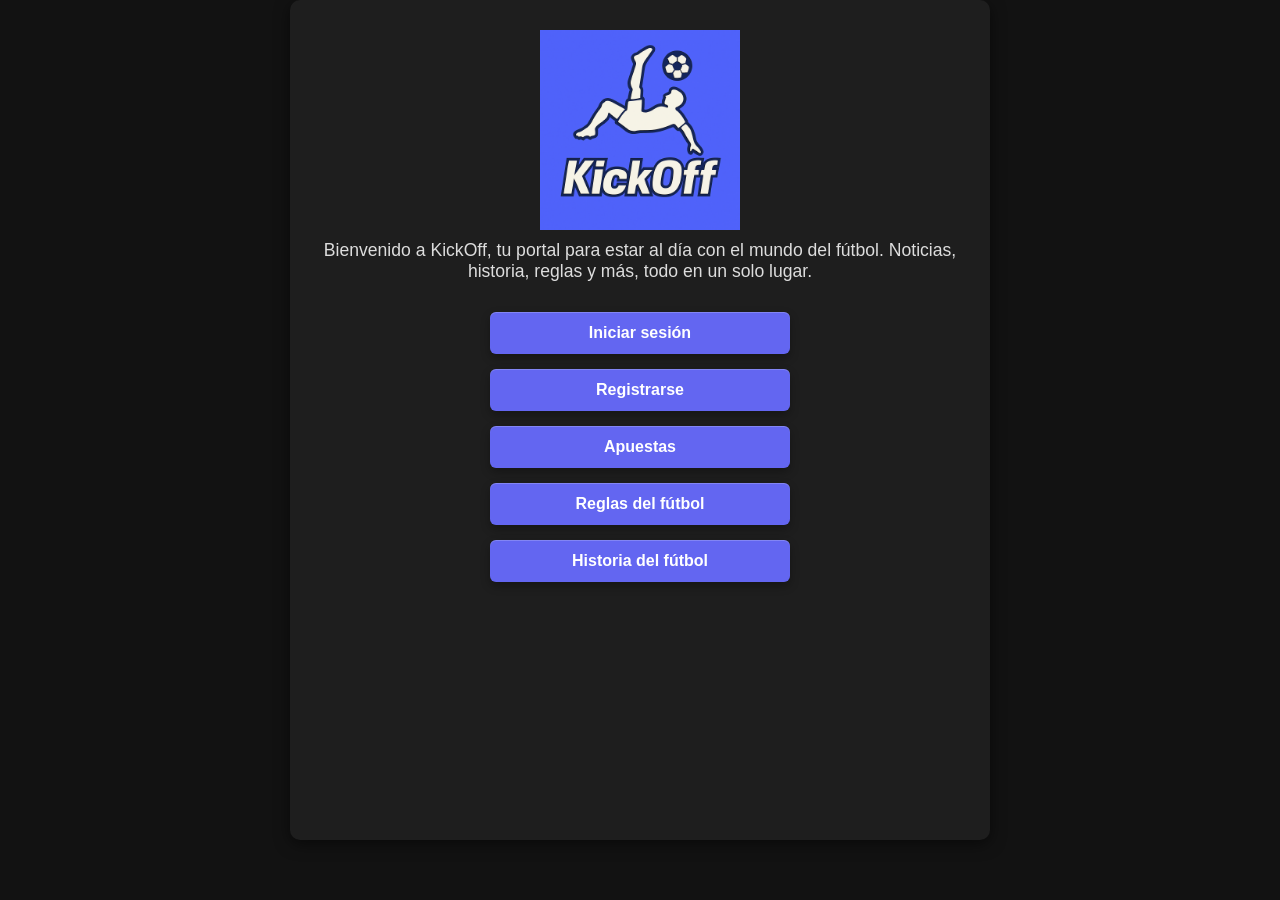
<file: index.html>
<!DOCTYPE html>
<html lang="es">
<head>
    <meta charset="UTF-8">
    <title>KickOff - Inicio</title>
    <link rel="stylesheet" href="estilos.css">
</head>
<body>
    <main class="container">
        <!-- Logo -->
        <img src="KickOff.png" alt="Logo de KickOff" class="logo">

        <!-- Descripción -->
        <p class="descripcion">
            Bienvenido a KickOff, tu portal para estar al día con el mundo del fútbol.
            Noticias, historia, reglas y más, todo en un solo lugar.
        </p>

        <!-- Botones -->
        <div class="botonera">
            <a href="login.html" class="btn">Iniciar sesión</a>
            <a href="registro.html" class="btn">Registrarse</a>
            <a href="apuestas.html" class="btn">Apuestas</a>
            <a href="Reglas del Futbol.pdf" target="_blank" class="btn">Reglas del fútbol</a>
            <a href="https://es.wikipedia.org/wiki/Historia_del_f%C3%BAtbol" target="_blank" class="btn">Historia del fútbol</a>
        </div>
    </main>
</body>
</html>
</file>
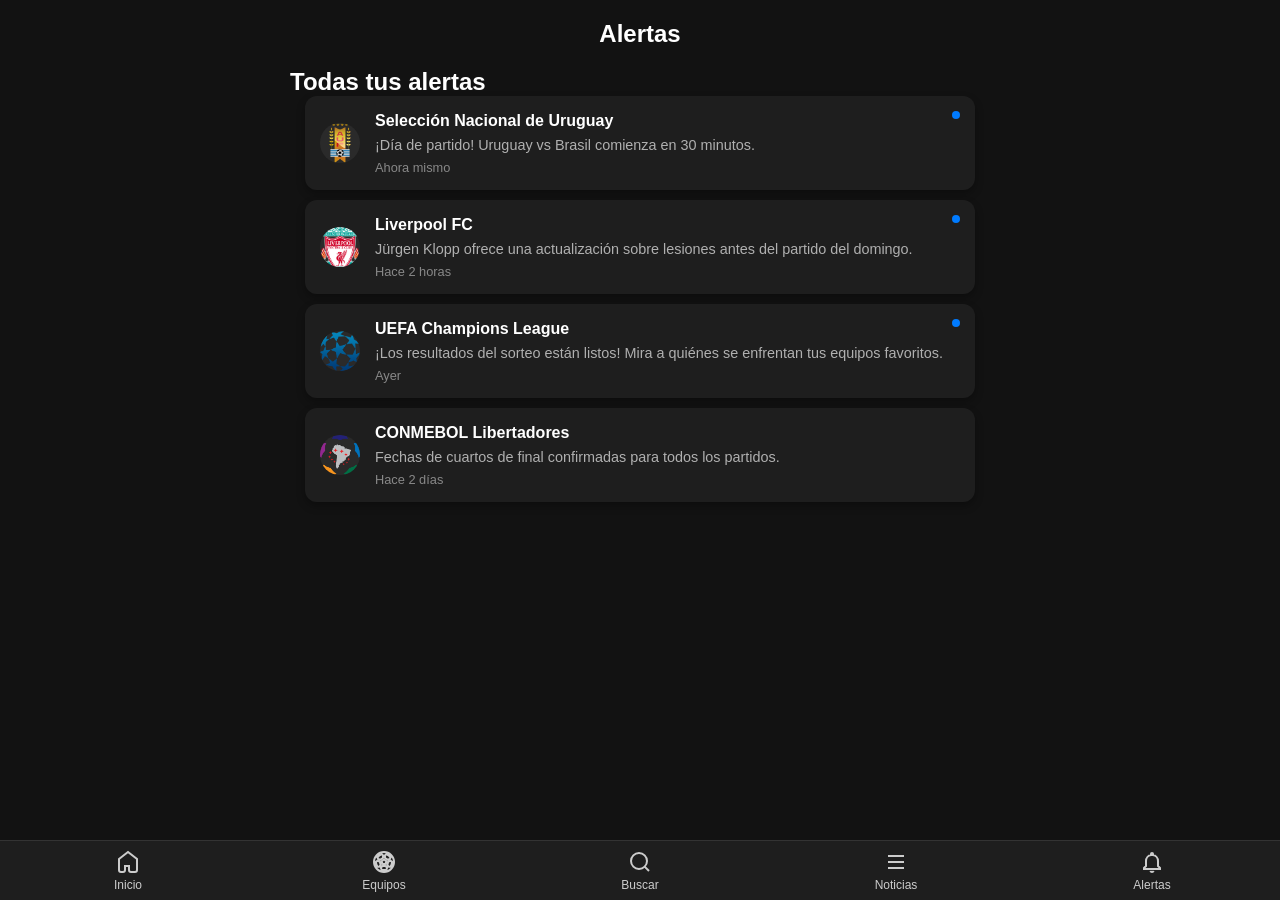
<file: alertas.html>
<!DOCTYPE html>
<html lang="es">
<head>
    <meta charset="UTF-8" />
    <meta name="viewport" content="width=device-width, initial-scale=1.0" />
    <title>Notificaciones - KickOff</title>
    <link rel="stylesheet" href="estilos.css" />
</head>
<body>

    <nav class="barra-navegacion">
        <a href="home.html"> 
            <svg xmlns="http://www.w3.org/2000/svg" class="icono" viewBox="0 0 24 24" fill="none" stroke="currentColor">
                <path d="M3 9l9-7 9 7v11a2 2 0 0 1-2 2h-4a2 2 0 0 1-2-2v-4H9v4a2 2 0 0 1-2 2H5a2 2 0 0 1-2-2z"/>
            </svg>
            <span>Inicio</span>
        </a>
        <a href="equipos.html">
            <svg xmlns="http://www.w3.org/2000/svg" class="icono" viewBox="0 0 24 24" fill="none" stroke="currentColor" stroke-width="2" stroke-linecap="round" stroke-linejoin="round">
    <path d="M12 2C17.5228 2 22 6.47715 22 12C22 17.5228 17.5228 22 12 22C6.47715 22 2 17.5228 2 12C2 6.47715 6.47715 2 12 2ZM13.6695 15.9999H10.3295L8.95053 17.8969L9.5044 19.6031C10.2897 19.8607 11.1286 20 12 20C12.8714 20 13.7103 19.8607 14.4956 19.6031L15.0485 17.8969L13.6695 15.9999ZM5.29354 10.8719L4.00222 11.8095L4 12C4 13.7297 4.54894 15.3312 5.4821 16.6397L7.39254 16.6399L8.71453 14.8199L7.68654 11.6499L5.29354 10.8719ZM18.7055 10.8719L16.3125 11.6499L15.2845 14.8199L16.6065 16.6399L18.5179 16.6397C19.4511 15.3312 20 13.7297 20 12L19.997 11.81L18.7055 10.8719ZM12 9.536L9.656 11.238L10.552 14H13.447L14.343 11.238L12 9.536ZM14.2914 4.33299L12.9995 5.27293V7.78993L15.6935 9.74693L17.9325 9.01993L18.4867 7.3168C17.467 5.90685 15.9988 4.84254 14.2914 4.33299ZM9.70757 4.33329C8.00021 4.84307 6.53216 5.90762 5.51261 7.31778L6.06653 9.01993L8.30554 9.74693L10.9995 7.78993V5.27293L9.70757 4.33329Z"></path>
</svg>
            <span>Equipos</span>
        </a>
        <a href="buscador.html">
            <svg xmlns="http://www.w3.org/2000/svg" class="icono" viewBox="0 0 24 24" fill="none" stroke="currentColor">
                <circle cx="11" cy="11" r="8" />
                <line x1="21" y1="21" x2="16.65" y2="16.65" />
            </svg>
            <span>Buscar</span>
        </a>
        <a href="noticias.html">
            <svg xmlns="http://www.w3.org/2000/svg" class="icono" viewBox="0 0 24 24" fill="none" stroke="currentColor">
                <path d="M4 6h16M4 12h16M4 18h16"/>
            </svg>
            <span>Noticias</span>
        </a>
        <a href="alertas.html">
            <svg xmlns="http://www.w3.org/2000/svg" class="icono" viewBox="0 0 24 24" fill="none" stroke="currentColor">
                <path d="M13.73 21a2 2 0 0 1-3.46 0M18 16v-5a6 6 0 0 0-5-5.91V4a1 1 0 0 0-2 0v1.09A6 6 0 0 0 6 11v5l-2 2v1h16v-1z"/>
            </svg>
            <span>Alertas</span>
        </a>
    </nav>

    <div class="contenedor-principal-notificaciones-nueva">

        <header class="encabezado-superior-notificaciones-nueva">
            <h1 class="titulo-notificaciones-nueva">Alertas</h1>
        </header>

        <div class="seccion-notificaciones-nueva">
            <h2 class="subtitulo-notificaciones-nueva">Todas tus alertas</h2>

            <div class="lista-notificaciones-nueva">
                <div class="notificacion-item-nueva">
                    <img src="uruguay.png" alt="Icono de verificación" class="notificacion-icono-nueva">
                    <div class="notificacion-contenido-nueva">
                        <p class="notificacion-mensaje-nueva"><strong>Selección Nacional de Uruguay</strong></p>
                        <p class="notificacion-detalle-nueva">¡Día de partido! Uruguay vs Brasil comienza en 30 minutos.</p>
                        <span class="notificacion-hora-nueva">Ahora mismo</span>
                    </div>
                    <div class="punto-azul-nueva"></div>
                </div>

                <div class="notificacion-item-nueva">
                    <img src="Liverpool.png" alt="Icono de camiseta" class="notificacion-icono-nueva">
                    <div class="notificacion-contenido-nueva">
                        <p class="notificacion-mensaje-nueva"><strong>Liverpool FC</strong></p>
                        <p class="notificacion-detalle-nueva">Jürgen Klopp ofrece una actualización sobre lesiones antes del partido del domingo.</p>
                        <span class="notificacion-hora-nueva">Hace 2 horas</span>
                    </div>
                    <div class="punto-azul-nueva"></div>
                </div>

                <div class="notificacion-item-nueva">
                    <img src="champions.png" alt="Icono de trofeo" class="notificacion-icono-nueva">
                    <div class="notificacion-contenido-nueva">
                        <p class="notificacion-mensaje-nueva"><strong>UEFA Champions League</strong></p>
                        <p class="notificacion-detalle-nueva">¡Los resultados del sorteo están listos! Mira a quiénes se enfrentan tus equipos favoritos.</p>
                        <span class="notificacion-hora-nueva">Ayer</span>
                    </div>
                    <div class="punto-azul-nueva"></div>
                </div>

                <div class="notificacion-item-nueva">
                    <img src="Libertadores.png" alt="Icono de globo" class="notificacion-icono-nueva">
                    <div class="notificacion-contenido-nueva">
                        <p class="notificacion-mensaje-nueva"><strong>CONMEBOL Libertadores</strong></p>
                        <p class="notificacion-detalle-nueva">Fechas de cuartos de final confirmadas para todos los partidos.</p>
                        <span class="notificacion-hora-nueva">Hace 2 días</span>
                    </div>
                </div>

            </div>
        </div>

    </div>

</body>
</html>
</file>
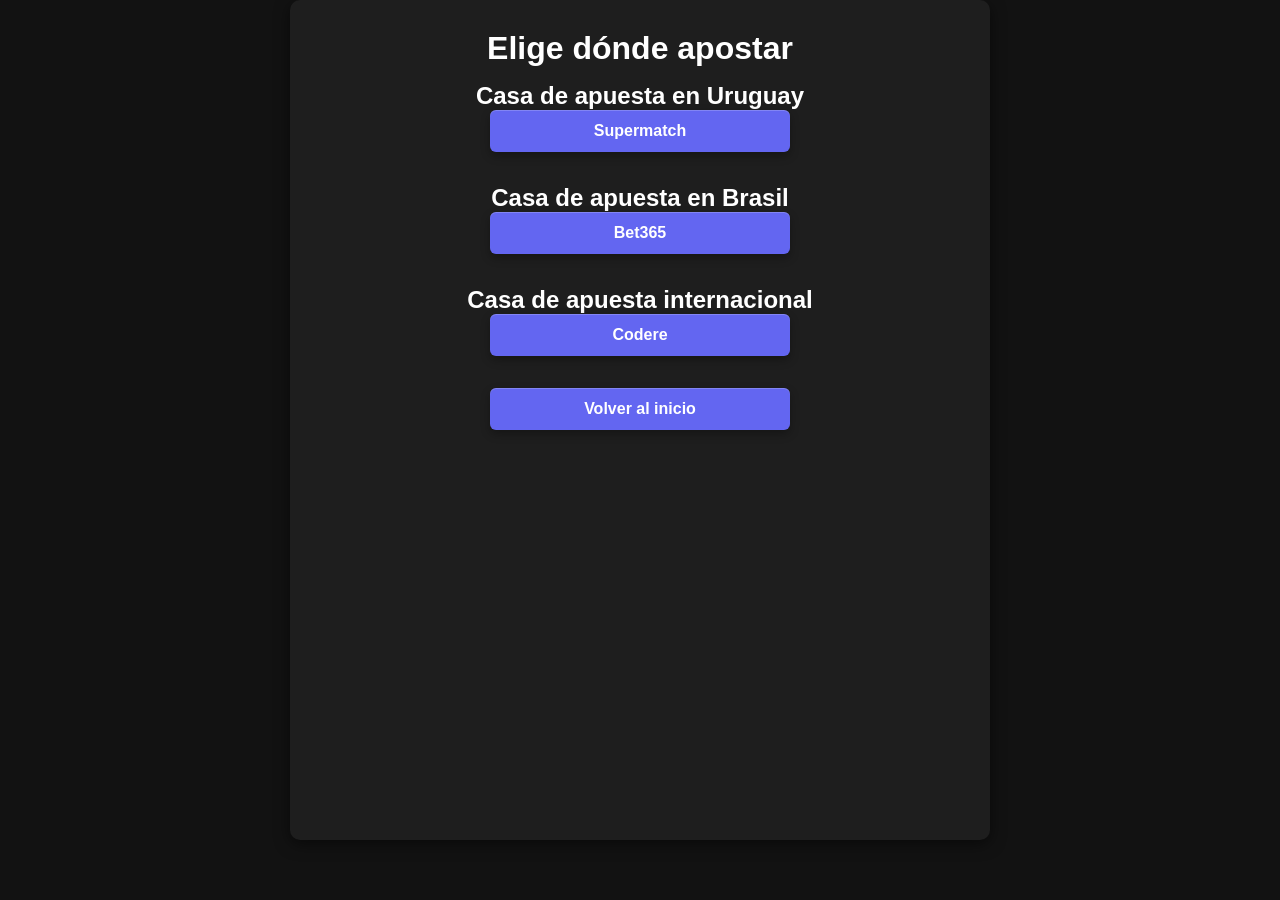
<file: apuestas.html>
<!DOCTYPE html>
<html lang="es">
<head>
  <meta charset="UTF-8" />
  <meta name="viewport" content="width=device-width, initial-scale=1" />
  <title>Elige tu casa de apuestas</title>
  <link rel="stylesheet" href="estilos.css" />
  <style>
    /* Espacio entre secciones para separar botones */
    section + section {
      margin-top: 2rem;
    }
  </style>
</head>
<body>
  <main class="container">
    <h1 class="titulo-sitio">Elige dónde apostar</h1>

    <section>
      <h2>Casa de apuesta en Uruguay</h2>
      <div class="botonera">
        <a href="https://www.supermatch.com.uy/" target="_blank" rel="noopener noreferrer" class="btn">
          Supermatch
        </a>
      </div>
    </section>

    <section>
      <h2>Casa de apuesta en Brasil</h2>
      <div class="botonera">
        <a href="https://www.bet365.com/" target="_blank" rel="noopener noreferrer" class="btn">
          Bet365
        </a>
      </div>
    </section>

    <section>
      <h2>Casa de apuesta internacional</h2>
      <div class="botonera">
        <a href="https://www.codere.mx/" target="_blank" rel="noopener noreferrer" class="btn">
          Codere
        </a>
      </div>
    </section>

    <section>
      <a href="index.html" class="btn">Volver al inicio</a>
    </section>
  </main>
</body>
</html>
</file>
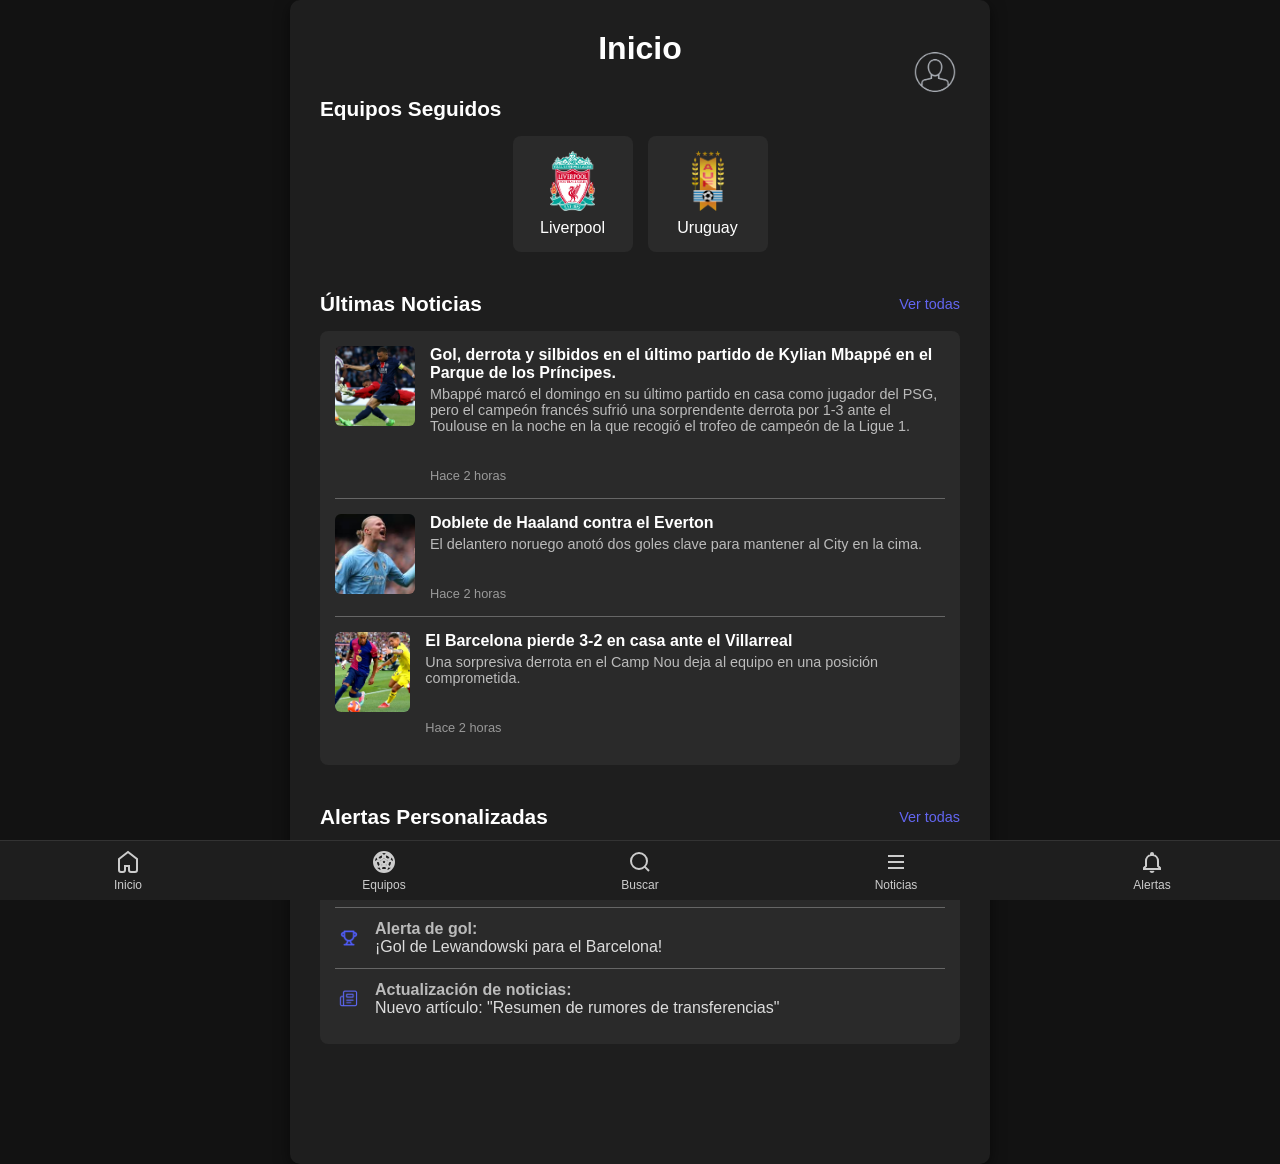
<file: home.html>
<!DOCTYPE html>
<html lang="es">
<head>
    <meta charset="UTF-8" />
    <meta name="viewport" content="width=device-width, initial-scale=1.0" />
    <title>Inicio - KickOff</title>
    <link rel="stylesheet" href="estilos.css" />
</head>
<body>

    <nav class="barra-navegacion">
        <a href="home.html"> 
            <svg xmlns="http://www.w3.org/2000/svg" class="icono" viewBox="0 0 24 24" fill="none" stroke="currentColor">
                <path d="M3 9l9-7 9 7v11a2 2 0 0 1-2 2h-4a2 2 0 0 1-2-2v-4H9v4a2 2 0 0 1-2 2H5a2 2 0 0 1-2-2z"/>
            </svg>
            <span>Inicio</span>
        </a>
        <a href="equipos.html">
            <svg xmlns="http://www.w3.org/2000/svg" class="icono" viewBox="0 0 24 24" fill="none" stroke="currentColor" stroke-width="2" stroke-linecap="round" stroke-linejoin="round">
    <path d="M12 2C17.5228 2 22 6.47715 22 12C22 17.5228 17.5228 22 12 22C6.47715 22 2 17.5228 2 12C2 6.47715 6.47715 2 12 2ZM13.6695 15.9999H10.3295L8.95053 17.8969L9.5044 19.6031C10.2897 19.8607 11.1286 20 12 20C12.8714 20 13.7103 19.8607 14.4956 19.6031L15.0485 17.8969L13.6695 15.9999ZM5.29354 10.8719L4.00222 11.8095L4 12C4 13.7297 4.54894 15.3312 5.4821 16.6397L7.39254 16.6399L8.71453 14.8199L7.68654 11.6499L5.29354 10.8719ZM18.7055 10.8719L16.3125 11.6499L15.2845 14.8199L16.6065 16.6399L18.5179 16.6397C19.4511 15.3312 20 13.7297 20 12L19.997 11.81L18.7055 10.8719ZM12 9.536L9.656 11.238L10.552 14H13.447L14.343 11.238L12 9.536ZM14.2914 4.33299L12.9995 5.27293V7.78993L15.6935 9.74693L17.9325 9.01993L18.4867 7.3168C17.467 5.90685 15.9988 4.84254 14.2914 4.33299ZM9.70757 4.33329C8.00021 4.84307 6.53216 5.90762 5.51261 7.31778L6.06653 9.01993L8.30554 9.74693L10.9995 7.78993V5.27293L9.70757 4.33329Z"></path>
</svg>
            <span>Equipos</span>
        </a>
        <a href="buscador.html">
            <svg xmlns="http://www.w3.org/2000/svg" class="icono" viewBox="0 0 24 24" fill="none" stroke="currentColor">
                <circle cx="11" cy="11" r="8" />
                <line x1="21" y1="21" x2="16.65" y2="16.65" />
            </svg>
            <span>Buscar</span>
        </a>
        <a href="noticias.html">
            <svg xmlns="http://www.w3.org/2000/svg" class="icono" viewBox="0 0 24 24" fill="none" stroke="currentColor">
                <path d="M4 6h16M4 12h16M4 18h16"/>
            </svg>
            <span>Noticias</span>
        </a>
        <a href="alertas.html">
            <svg xmlns="http://www.w3.org/2000/svg" class="icono" viewBox="0 0 24 24" fill="none" stroke="currentColor">
                <path d="M13.73 21a2 2 0 0 1-3.46 0M18 16v-5a6 6 0 0 0-5-5.91V4a1 1 0 0 0-2 0v1.09A6 6 0 0 0 6 11v5l-2 2v1h16v-1z"/>
            </svg>
            <span>Alertas</span>
        </a>
    </nav>

    <div class="container" id="inicio">

        <header class="encabezado-inicio centrado">
            <h1>Inicio</h1>
            <a href="perfil.html">
                <img src="perfil.png" alt="Perfil de usuario" class="perfil-usuario" />
            </a>
        </header>

        <section class="seccion" id="equipos-seguidos"> <div class="titulo-seccion centrado">
                <h2>Equipos Seguidos</h2>
            </div>
            <div class="equipos centrado">
                <a href="liverpool.html" class="equipo">
                    <img src="Liverpool.png" alt="Liverpool" />
                    <p>Liverpool</p>
                </a>
                <a href="uruguay.html" class="equipo">
                    <img src="uruguay.png" alt="Uruguay" />
                    <p>Uruguay</p>
                </a>
            </div>
        </section>

        <section class="seccion" id="seccion-noticias"> <div class="titulo-seccion">
                <h2>Últimas Noticias</h2>
                <a href="noticias.html">Ver todas</a> </div>
            <div class="noticias">

                <div class="noticia">
                    <img src="Mbappé.jpg" alt="Mbappé" />
                    <div class="noticia-contenido">
                        <h3>Gol, derrota y silbidos en el último partido de Kylian Mbappé en el Parque de los Príncipes. </h3>
                        <p class="descripcion">Mbappé marcó el domingo en su último partido en casa como jugador del PSG, pero el campeón francés sufrió una sorprendente derrota por 1-3 ante el Toulouse en la noche en la que recogió el trofeo de campeón de la Ligue 1.</p>
                        <p class="hora">Hace 2 horas</p>
                    </div>
                </div>

                <div class="noticia">
                    <img src="haland.jpg" alt="Haaland" />
                    <div class="noticia-contenido">
                        <h3>Doblete de Haaland contra el Everton</h3>
                        <p class="descripcion">El delantero noruego anotó dos goles clave para mantener al City en la cima.</p>
                        <p class="hora">Hace 2 horas</p>
                    </div>
                </div>

                <div class="noticia">
                    <img src="Barcelona-vs-Villarreal.jpg" alt="Barcelona" />
                    <div class="noticia-contenido">
                        <h3>El Barcelona pierde 3-2 en casa ante el Villarreal</h3>
                        <p class="descripcion">Una sorpresiva derrota en el Camp Nou deja al equipo en una posición comprometida.</p>
                        <p class="hora">Hace 2 horas</p>
                    </div>
                </div>

            </div>
        </section>

        <section class="seccion" id="seccion-alertas"> <div class="titulo-seccion">
                <h2>Alertas Personalizadas</h2>
                <a href="alertas.html">Ver todas</a> </div>
            <ul class="alertas">
                <li>
                    <img src="campana.png" alt="Campana" />
                    <div>
                        <strong>Recordatorio de partido:</strong>
                        <p>Manchester United vs Liverpool comienza en 30 minutos</p>
                    </div>
                </li>
                <li>
                    <img src="Copa.png" alt="Copa" />
                    <div>
                        <strong>Alerta de gol:</strong>
                        <p>¡Gol de Lewandowski para el Barcelona!</p>
                    </div>
                </li>
                <li>
                    <img src="Noticia.png" alt="Noticia" />
                    <div>
                        <strong>Actualización de noticias:</strong>
                        <p>Nuevo artículo: "Resumen de rumores de transferencias"</p>
                    </div>
                </li>
            </ul>
        </section>

    </div>

</body>
</html>
</file>
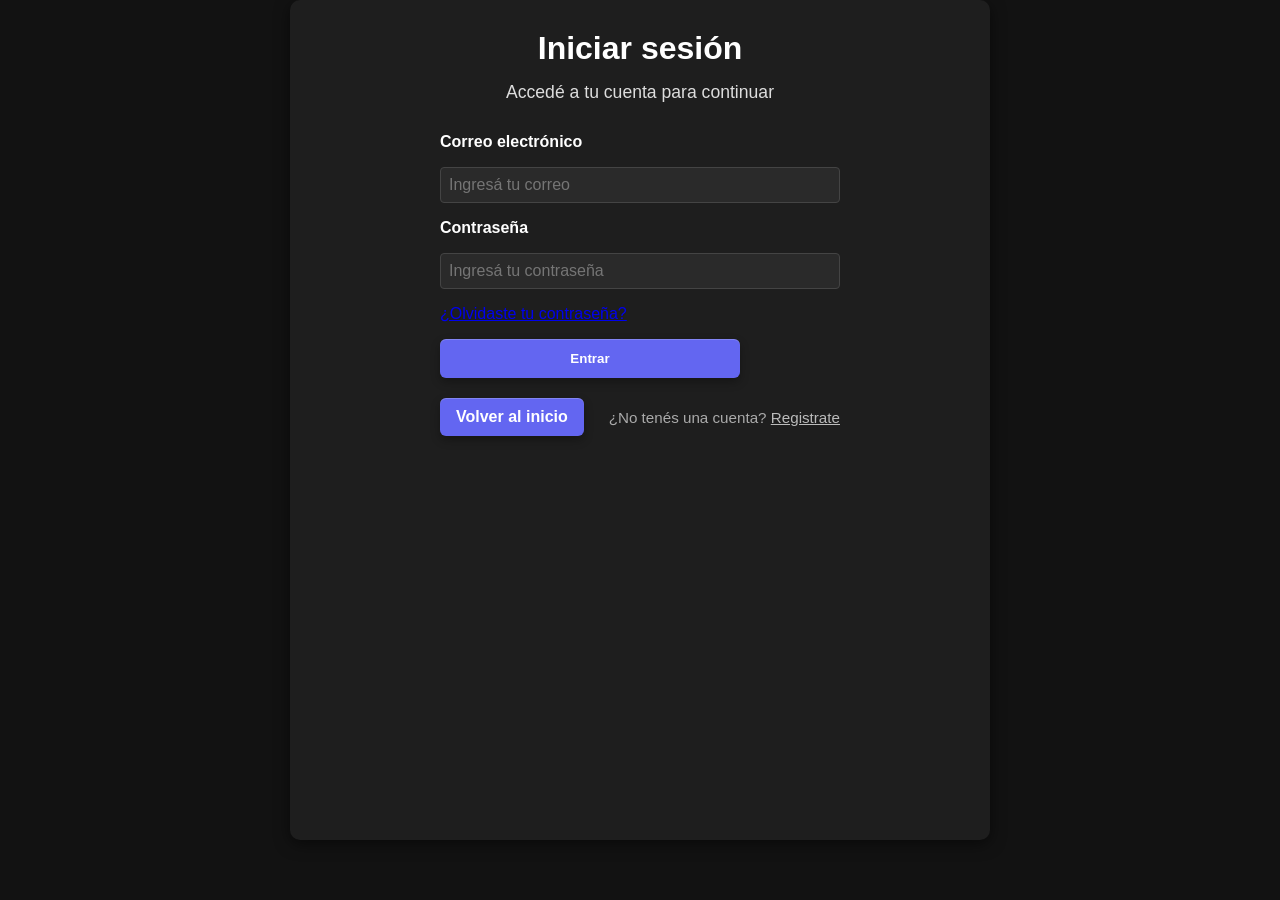
<file: login.html>
<!DOCTYPE html>
<html lang="es">
<head>
    <meta charset="UTF-8">
    <title>Iniciar sesión - KickOff</title>
    <link rel="stylesheet" href="estilos.css">
</head>
<body>

    <main class="container">
        <h1 class="titulo-centro">Iniciar sesión</h1>
        <p class="descripcion">Accedé a tu cuenta para continuar</p>

        <!-- Formulario con acción hacia home.html -->
        <form class="form-login" action="home.html" method="get">
            <label for="email">Correo electrónico</label>
            <input type="email" id="email" name="email" placeholder="Ingresá tu correo" required>

            <label for="password">Contraseña</label>
            <input type="password" id="password" name="password" placeholder="Ingresá tu contraseña" required>

            <a href="recuperar.html" class="enlace-olvido">¿Olvidaste tu contraseña?</a>

            <button type="submit" class="btn">Entrar</button>
        </form>

        <div class="pie-pagina">
            <a href="index.html" class="btn volver-inicio">Volver al inicio</a>
            <p class="enlace-login">¿No tenés una cuenta? <a href="registro.html">Registrate</a></p>
        </div>
    </main>

</body>
</html>
</file>
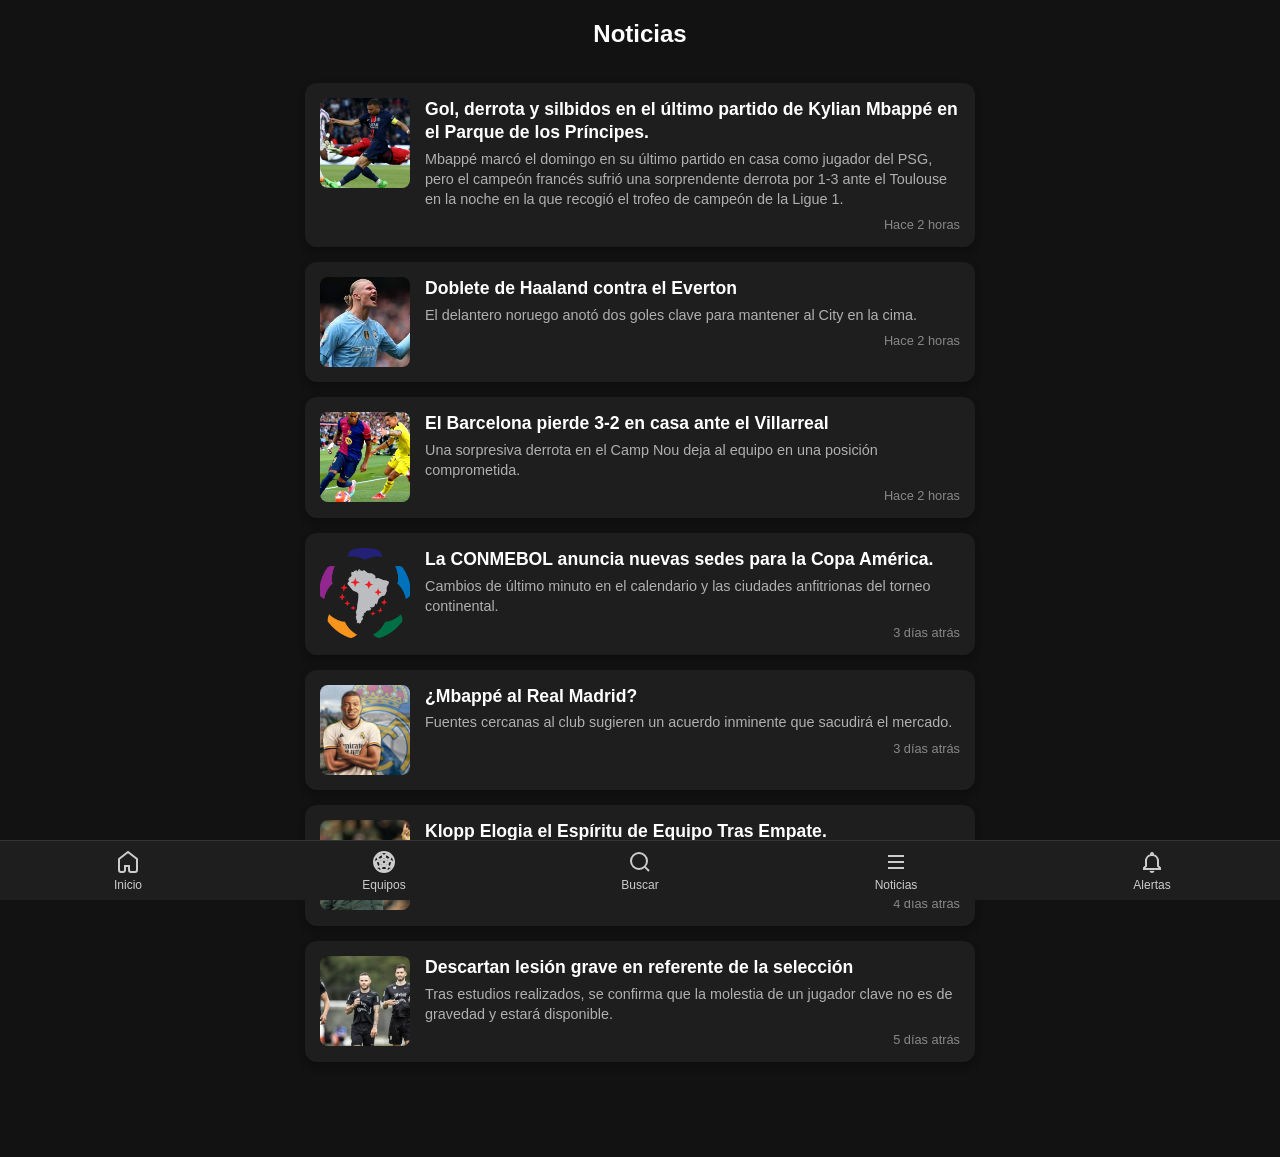
<file: noticias.html>
<!DOCTYPE html>
<html lang="es">
<head>
    <meta charset="UTF-8" />
    <meta name="viewport" content="width=device-width, initial-scale=1.0" />
    <title>Noticias - KickOff</title>
    <link rel="stylesheet" href="estilos.css" />
    </head>
<body>

    <nav class="barra-navegacion">
        <a href="home.html"> 
            <svg xmlns="http://www.w3.org/2000/svg" class="icono" viewBox="0 0 24 24" fill="none" stroke="currentColor">
                <path d="M3 9l9-7 9 7v11a2 2 0 0 1-2 2h-4a2 2 0 0 1-2-2v-4H9v4a2 2 0 0 1-2 2H5a2 2 0 0 1-2-2z"/>
            </svg>
            <span>Inicio</span>
        </a>
        <a href="equipos.html">
            <svg xmlns="http://www.w3.org/2000/svg" class="icono" viewBox="0 0 24 24" fill="none" stroke="currentColor" stroke-width="2" stroke-linecap="round" stroke-linejoin="round">
    <path d="M12 2C17.5228 2 22 6.47715 22 12C22 17.5228 17.5228 22 12 22C6.47715 22 2 17.5228 2 12C2 6.47715 6.47715 2 12 2ZM13.6695 15.9999H10.3295L8.95053 17.8969L9.5044 19.6031C10.2897 19.8607 11.1286 20 12 20C12.8714 20 13.7103 19.8607 14.4956 19.6031L15.0485 17.8969L13.6695 15.9999ZM5.29354 10.8719L4.00222 11.8095L4 12C4 13.7297 4.54894 15.3312 5.4821 16.6397L7.39254 16.6399L8.71453 14.8199L7.68654 11.6499L5.29354 10.8719ZM18.7055 10.8719L16.3125 11.6499L15.2845 14.8199L16.6065 16.6399L18.5179 16.6397C19.4511 15.3312 20 13.7297 20 12L19.997 11.81L18.7055 10.8719ZM12 9.536L9.656 11.238L10.552 14H13.447L14.343 11.238L12 9.536ZM14.2914 4.33299L12.9995 5.27293V7.78993L15.6935 9.74693L17.9325 9.01993L18.4867 7.3168C17.467 5.90685 15.9988 4.84254 14.2914 4.33299ZM9.70757 4.33329C8.00021 4.84307 6.53216 5.90762 5.51261 7.31778L6.06653 9.01993L8.30554 9.74693L10.9995 7.78993V5.27293L9.70757 4.33329Z"></path>
</svg>
            <span>Equipos</span>
        </a>
        <a href="buscador.html">
            <svg xmlns="http://www.w3.org/2000/svg" class="icono" viewBox="0 0 24 24" fill="none" stroke="currentColor">
                <circle cx="11" cy="11" r="8" />
                <line x1="21" y1="21" x2="16.65" y2="16.65" />
            </svg>
            <span>Buscar</span>
        </a>
        <a href="noticias.html">
            <svg xmlns="http://www.w3.org/2000/svg" class="icono" viewBox="0 0 24 24" fill="none" stroke="currentColor">
                <path d="M4 6h16M4 12h16M4 18h16"/>
            </svg>
            <span>Noticias</span>
        </a>
        <a href="alertas.html">
            <svg xmlns="http://www.w3.org/2000/svg" class="icono" viewBox="0 0 24 24" fill="none" stroke="currentColor">
                <path d="M13.73 21a2 2 0 0 1-3.46 0M18 16v-5a6 6 0 0 0-5-5.91V4a1 1 0 0 0-2 0v1.09A6 6 0 0 0 6 11v5l-2 2v1h16v-1z"/>
            </svg>
            <span>Alertas</span>
        </a>
    </nav>

    <div class="contenedor-principal-noticias">

        <header class="encabezado-superior-noticias">
            <h1 class="titulo-noticias">Noticias</h1>
        </header>

        <div class="lista-articulos-noticias">

            <a href="#" class="articulo-noticia">
                <img src="Mbappé.jpg" alt="Imagen de Noticia" class="articulo-imagen">
                <div class="articulo-contenido">
                    <h2 class="articulo-titulo">Gol, derrota y silbidos en el último partido de Kylian Mbappé en el Parque de los Príncipes.</h2>
                    <p class="articulo-resumen">Mbappé marcó el domingo en su último partido en casa como jugador del PSG, pero el campeón francés sufrió una sorprendente derrota por 1-3 ante el Toulouse en la noche en la que recogió el trofeo de campeón de la Ligue 1. </p>
                    <span class="articulo-fecha">Hace 2 horas</span>
                </div>
            </a>

            <a href="#" class="articulo-noticia">
                <img src="haland.jpg" alt="Imagen de Noticia" class="articulo-imagen">
                <div class="articulo-contenido">
                    <h2 class="articulo-titulo">Doblete de Haaland contra el Everton</h2>
                    <p class="articulo-resumen">El delantero noruego anotó dos goles clave para mantener al City en la cima.</p>
                    <span class="articulo-fecha">Hace 2 horas</span>
                </div>
            </a>

            <a href="#" class="articulo-noticia">
                <img src="Barcelona-vs-Villarreal.jpg" alt="Imagen de Noticia" class="articulo-imagen">
                <div class="articulo-contenido">
                    <h2 class="articulo-titulo">El Barcelona pierde 3-2 en casa ante el Villarreal</h2>
                    <p class="articulo-resumen">Una sorpresiva derrota en el Camp Nou deja al equipo en una posición comprometida.</p>
                    <span class="articulo-fecha">Hace 2 horas</span>
                </div>
            </a>

            <a href="#" class="articulo-noticia">
                <img src="Libertadores.png" alt="Imagen de Noticia" class="articulo-imagen">
                <div class="articulo-contenido">
                    <h2 class="articulo-titulo">La CONMEBOL anuncia nuevas sedes para la Copa América.</h2>
                    <p class="articulo-resumen">Cambios de último minuto en el calendario y las ciudades anfitrionas del torneo continental.</p>
                    <span class="articulo-fecha">3 días atrás</span>
                </div>
            </a>
            <a href="#" class="articulo-noticia">
                <img src="Mbappé al Madrid.jpg" alt="Imagen de Noticia" class="articulo-imagen">
                <div class="articulo-contenido">
                    <h2 class="articulo-titulo">¿Mbappé al Real Madrid?</h2>
                    <p class="articulo-resumen">Fuentes cercanas al club sugieren un acuerdo inminente que sacudirá el mercado.</p>
                    <span class="articulo-fecha">3 días atrás</span>
                </div>
            </a>
            <a href="#" class="articulo-noticia">
                <img src="Jurgen Klopp.avif" alt="Imagen de Noticia" class="articulo-imagen">
                <div class="articulo-contenido">
                    <h2 class="articulo-titulo">Klopp Elogia el Espíritu de Equipo Tras Empate.</h2>
                    <p class="articulo-resumen">El técnico Jurgen Klopp expresa satisfacción con el espíritu de lucha del equipo tras un difícil empate fuera de casa.</p>
                    <span class="articulo-fecha">4 días atrás</span>
                </div>
            </a>
            <a href="#" class="articulo-noticia">
                <img src="Seleccion.jpg" alt="Imagen de Noticia" class="articulo-imagen">
                <div class="articulo-contenido">
                    <h2 class="articulo-titulo">Descartan lesión grave en referente de la selección</h2>
                    <p class="articulo-resumen">Tras estudios realizados, se confirma que la molestia de un jugador clave no es de gravedad y estará disponible.</p>
                    <span class="articulo-fecha">5 días atrás</span>
                </div>
            </a>

            </div>
    </div>

</body>
</html>
</file>
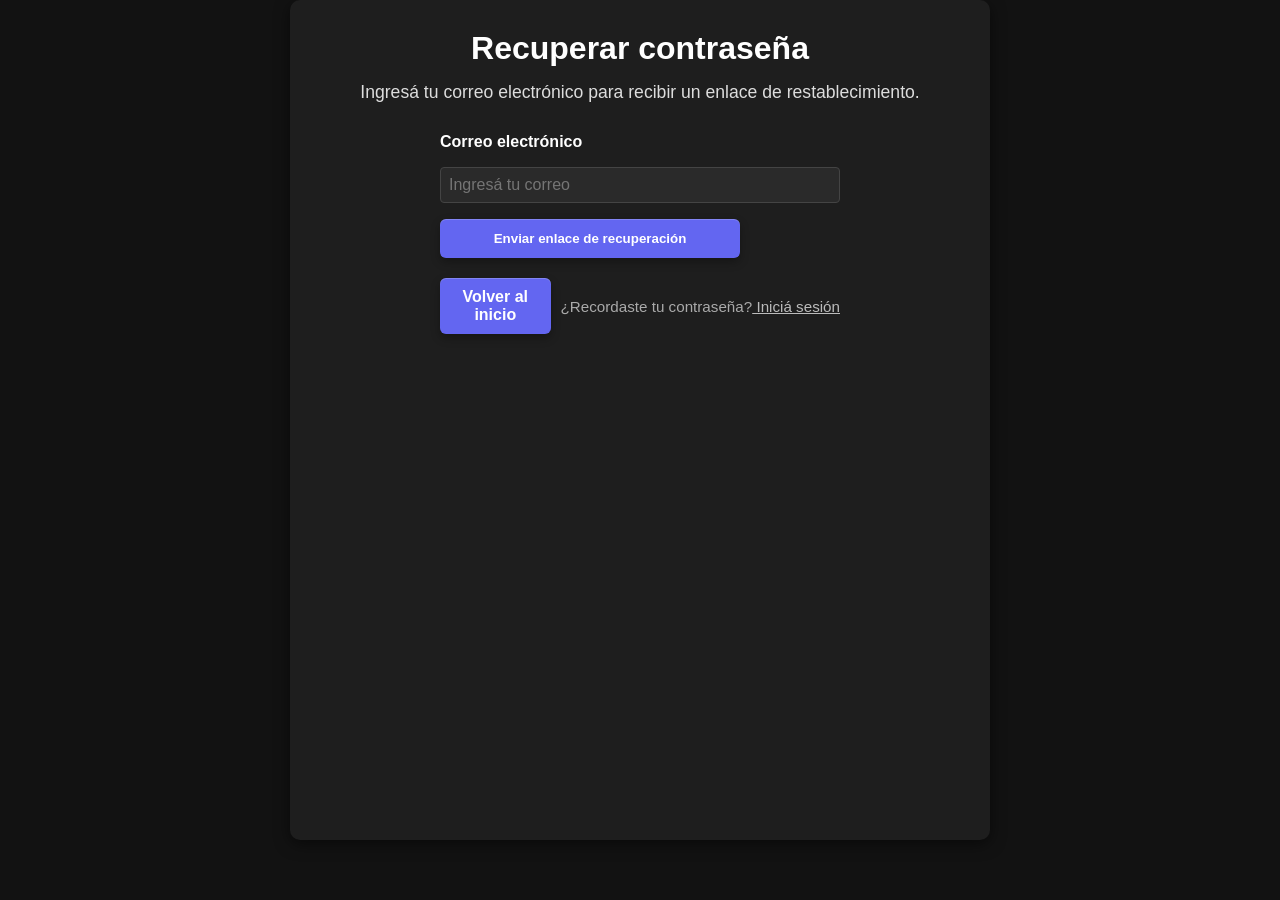
<file: recuperar.html>
<!DOCTYPE html>
<html lang="es">
<head>
    <meta charset="UTF-8">
    <title>Recuperar contraseña - KickOff</title>
    <link rel="stylesheet" href="estilos.css">
</head>
<body>

    <main class="container">
        <h1 class="titulo-centro">Recuperar contraseña</h1>
        <p class="descripcion">Ingresá tu correo electrónico para recibir un enlace de restablecimiento.</p>

        <form class="form-login">
            <label for="email">Correo electrónico</label>
            <input type="email" id="email" placeholder="Ingresá tu correo" required>

            <button type="submit" class="btn">Enviar enlace de recuperación</button>
        </form>

        <div class="pie-pagina">
            <a href="index.html" class="btn volver-inicio">Volver al inicio</a>
            <!-- ✅ Corregido: todo en una sola línea -->
            <p class="enlace-login">¿Recordaste tu contraseña?<a href="login.html"> Iniciá sesión </a></p>
        </div>
    </main>

</body>
</html>
</file>
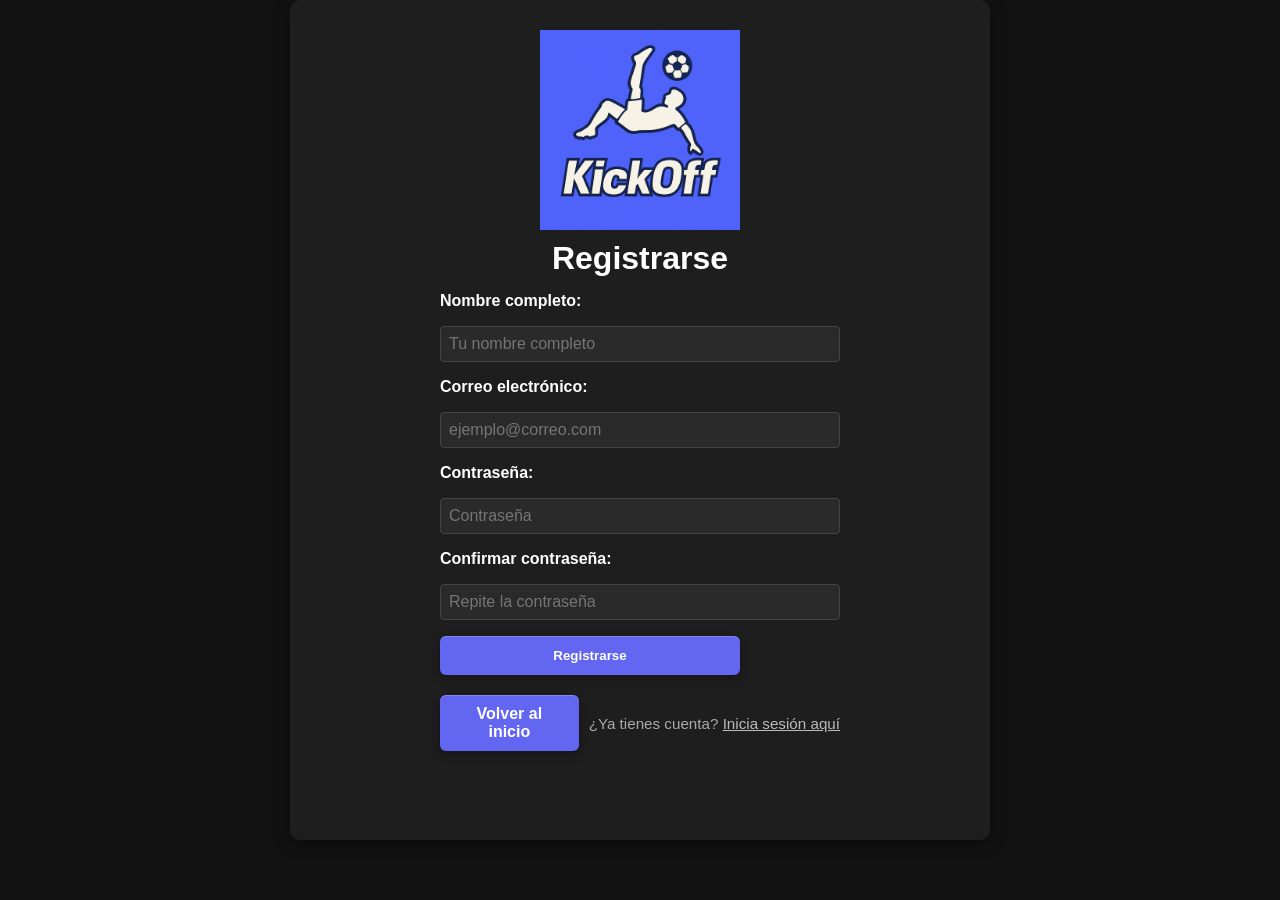
<file: registro.html>
<!DOCTYPE html>
<html lang="es">
<head>
  <meta charset="UTF-8" />
  <meta name="viewport" content="width=device-width, initial-scale=1" />
  <title>Registro - KickOff</title>
  <link rel="stylesheet" href="estilos.css" />
  <script>
    // Función para validar el formulario
    function validarFormulario(event) {
      // Obtener los valores de los campos
      const nombre = document.getElementById('nombre').value;
      const email = document.getElementById('email').value;
      const password = document.getElementById('password').value;
      const confirmPassword = document.getElementById('confirm_password').value;

      // Validar que todos los campos estén llenos
      if (!nombre || !email || !password || !confirmPassword) {
        alert("Por favor, completa todos los campos.");
        event.preventDefault();  // Evitar el envío del formulario
        return false;
      }

      // Validar que las contraseñas coincidan
      if (password !== confirmPassword) {
        alert("Las contraseñas no coinciden.");
        event.preventDefault();  // Evitar el envío del formulario
        return false;
      }

      // Si todo está bien, redirigir al login
      setTimeout(function() {
        window.location.href = 'login.html';  // Redirigir a login.html
      }, 1000);  // Espera 1 segundo antes de redirigir (para que el formulario se procese)

      // Impedir que el formulario se envíe realmente (evitar recarga)
      event.preventDefault();
      return true;
    }
  </script>
</head>
<body>
  <main class="container">
    <!-- Logo -->
    <img src="KickOff.png" alt="Logo de KickOff" class="logo" />

    <h1 class="titulo-centro">Registrarse</h1>

    <!-- Formulario de registro con evento onsubmit para llamar a la validación -->
    <form onsubmit="return validarFormulario(event)" method="POST" class="form-registro">
      <label for="nombre">Nombre completo:</label>
      <input type="text" id="nombre" name="nombre" required placeholder="Tu nombre completo" />

      <label for="email">Correo electrónico:</label>
      <input type="email" id="email" name="email" required placeholder="ejemplo@correo.com" />

      <label for="password">Contraseña:</label>
      <input type="password" id="password" name="password" required placeholder="Contraseña" />

      <label for="confirm_password">Confirmar contraseña:</label>
      <input type="password" id="confirm_password" name="confirm_password" required placeholder="Repite la contraseña" />

      <!-- Botón de registrar centrado -->
      <button type="submit" class="btn">Registrarse</button>
    </form>

    <!-- Pie con botón volver a la izquierda y enlace a la derecha -->
    <div class="pie-pagina">
      <a href="index.html" class="btn volver-inicio">Volver al inicio</a>
      <p class="enlace-login">
        ¿Ya tienes cuenta? <a href="login.html">Inicia sesión aquí</a>
      </p>
    </div>
  </main>
</body>
</html>
</file>
<file: estilos.css>
/* Reset básico */
* {
    margin: 0;
    padding: 0;
    box-sizing: border-box;
}

/* Fondo y tipografía */
html, body {
    height: 100%; /* Permite que el body ocupe el 100% del viewport */
}

body {
    font-family: 'Segoe UI', sans-serif;
    background-color: #121212; /* Fondo oscuro general */
    color: #ffffff;
}

/* Contenedor principal para la mayoría de páginas (index.html, registro.html, login.html) */
.container {
    max-width: 700px;
    margin: 0 auto; /* Centrar horizontalmente. Los márgenes verticales serán manejados por min-height/padding */
    padding: 30px;
    background-color: #1e1e1e;
    border-radius: 10px;
    text-align: center;
    box-shadow: 0 4px 15px rgba(0, 0, 0, 0.5);
    min-height: calc(100vh - 60px); /* Ocupa el alto de la ventana menos la barra de navegación */
    padding-bottom: 80px; /* Espacio para que la barra de navegación inferior no tape contenido */
}

/* Logo */
.logo {
    max-width: 200px;
    margin-bottom: 10px;
    display: block;
    margin-left: auto;
    margin-right: auto;
}

/* Títulos generales */
.titulo-sitio,
.titulo-centro {
    font-size: 2em;
    margin-bottom: 15px;
    color: #ffffff;
    text-align: center;
}

/* Descripción */
.descripcion {
    font-size: 1.1em;
    margin-bottom: 30px;
    color: #dddddd;
}

/* Botonera (en index.html) */
.botonera {
    display: flex;
    flex-direction: column;
    gap: 15px;
    align-items: center;
}

/* Botones generales (aplicado a .btn) */
.btn {
    display: inline-block;
    width: 80%;
    max-width: 300px;
    padding: 12px;
    background-color: #6366F1; /* Color principal de los botones */
    color: white;
    text-decoration: none;
    font-weight: bold;
    border-radius: 6px;
    transition: background 0.3s, box-shadow 0.3s;
    border: none; /* Simplificado: Eliminando bordes 3D */
    box-shadow: 0 4px 10px rgba(0, 0, 0, 0.3); /* Sombra para profundidad */
    position: relative; /* Para el pseudo-elemento del brillo */
    cursor: pointer;
    text-align: center;
    -webkit-appearance: none;
    -moz-appearance: none;
    appearance: none;
}

.btn::before { /* Sutil brillo superior */
    content: '';
    position: absolute;
    top: 0;
    left: 0;
    width: 100%;
    height: 100%;
    border-radius: 6px;
    box-shadow: inset 0 1px 0 rgba(255, 255, 255, 0.2);
    pointer-events: none;
}

.btn:hover {
    background-color: #4f51d9;
    box-shadow: 0 6px 15px rgba(0, 0, 0, 0.4);
}

/* Formularios (registro.html, login.html) */
.form-registro,
.form-login {
    max-width: 400px;
    margin: 0 auto;
    display: flex;
    flex-direction: column;
    gap: 1rem;
    text-align: left;
}

.form-registro label,
.form-login label {
    font-weight: bold;
}

.form-registro input,
.form-login input {
    padding: 0.5rem;
    font-size: 1rem;
    border: 1px solid #444;
    border-radius: 4px;
    background-color: #2a2a2a;
    color: white;
    outline: none;
}
.form-registro input:focus,
.form-login input:focus {
    border-color: #6366F1;
    box-shadow: 0 0 0 2px rgba(99, 102, 241, 0.5);
}


/* Pie de página (registro.html, login.html) */
.pie-pagina {
    display: flex;
    justify-content: space-between;
    align-items: center;
    max-width: 400px;
    margin: 20px auto 0 auto;
    gap: 10px;
}

.volver-inicio {
    width: auto;
    padding: 10px 16px;
}

.enlace-login {
    margin: 0;
    font-size: 0.95rem;
    text-align: right;
    flex: 1;
    color: #aaa;
    white-space: nowrap;
}

.enlace-login a {
    color: #bbb;
    text-decoration: underline;
}

/* Encabezado de inicio (index.html) */
.encabezado-inicio {
    display: flex;
    justify-content: center;
    align-items: center;
    margin-bottom: 30px;
    position: relative;
}

.encabezado-inicio h1 {
    font-size: 2rem;
}

.perfil-usuario {
    position: absolute;
    right: 0;
    width: 50px;
    height: 50px;
    border-radius: 50%;
    object-fit: cover;
    cursor: pointer;
}

/* Secciones generales (index.html) */
.seccion {
    margin-bottom: 40px;
    text-align: left;
}

.titulo-seccion {
    display: flex;
    justify-content: space-between;
    align-items: center;
    margin-bottom: 15px;
}

.titulo-seccion h2 {
    font-size: 1.3rem;
}

.titulo-seccion a {
    color: #6366F1;
    font-size: 0.9rem;
    text-decoration: none;
}

/* Equipos (index.html) */
.equipos {
    display: flex;
    justify-content: center;
    gap: 15px;
    padding: 0;
    margin: 0 auto;
}

.equipo {
    background-color: #2a2a2a;
    padding: 15px;
    border-radius: 8px;
    text-align: center;
    width: 120px;
    color: #ffffff;
    text-decoration: none;
    display: flex;
    flex-direction: column;
    align-items: center;
    gap: 8px;
}

.equipo:hover {
    color: #bbbbbb;
    text-decoration: none;
}

.equipo img {
    width: 60px;
    height: 60px;
    object-fit: contain;
    margin: 0;
}

/* Noticias (index.html) */
#noticias {
    margin-bottom: 40px;
    text-align: left;
}

.noticias { /* Contenedor general para lista de noticias */
    background-color: #2a2a2a;
    padding: 15px;
    border-radius: 8px;
    color: #ddd;
    display: flex;
    flex-direction: column;
    gap: 15px;
}

.noticia {
    display: flex;
    gap: 15px;
    padding-bottom: 15px;
    border-bottom: 1.5px solid #666666;
}

.noticia:last-child {
    border-bottom: none;
}

.noticia img {
    width: 80px;
    height: 80px;
    object-fit: cover;
    border-radius: 6px;
}

.noticia-contenido {
    display: flex;
    flex-direction: column;
    gap: 4px;
}

.noticia h3 {
    margin: 0;
    font-size: 1rem;
    color: #fff;
}

.noticia .descripcion {
    font-size: 0.9rem;
    color: #bbb;
}

.noticia .hora {
    font-size: 0.8rem;
    color: #999;
}

/* Alertas (index.html) */
#alertas {
    margin-bottom: 40px;
    text-align: left;
}

.alertas {
    background-color: #2a2a2a;
    padding: 15px;
    border-radius: 8px;
    list-style: none;
    color: #ddd;
    display: flex;
    flex-direction: column;
    gap: 12px;
}

.alertas li {
    display: flex;
    align-items: center;
    gap: 12px;
    padding-bottom: 12px;
    border-bottom: 1.5px solid #666666;
}

.alertas li:last-child {
    border-bottom: none;
}

.alertas img {
    width: 28px;
    height: 28px;
    object-fit: contain;
}

.alertas strong {
    color: #bbb;
}

/* Barra de navegación inferior (global para todas las páginas) */
.barra-navegacion {
    position: fixed;
    bottom: 0;
    left: 0;
    right: 0;
    height: 60px;
    background-color: #1e1e1e;
    display: flex;
    justify-content: space-around;
    align-items: center;
    border-top: 1px solid #333;
    z-index: 1000;
}

.barra-navegacion a {
    display: flex;
    flex-direction: column;
    align-items: center;
    justify-content: center;
    color: #ccc;
    text-decoration: none;
    font-size: 0.75rem;
    flex: 1;
    padding: 5px 0;
    transition: color 0.3s;
}

.barra-navegacion a:hover,
.barra-navegacion a:focus {
    color: #6366F1;
}

.barra-navegacion a.activo { /* Estilo para el elemento activo en la nav bar */
    color: #6366F1;
}

.barra-navegacion .icono {
    width: 24px;
    height: 24px;
    stroke-width: 2; /* Asumiendo que tus SVGs soportan esto */
    margin-bottom: 4px;
    stroke: currentColor; /* El color se hereda del 'a' padre */
    fill: none; /* Asumiendo que tus SVGs no deben tener relleno */
}

/* --- ESTILOS ESPECÍFICOS PARA PERFIL.HTML --- */

/* Sobrescribir el fondo del body y contenedor para la página de perfil */
body.perfil-page {
    background-color: #000; /* Fondo completamente negro para el body en perfil.html */
}

body.perfil-page .container {
    max-width: 400px; /* Ancho más delgado para el perfil */
    margin: 0 auto; /* Centrar y quitar margen superior/inferior fijo */
    padding: 0; /* Quitar padding del container principal, lo manejarán las secciones internas */
    background-color: transparent; /* Fondo transparente para el container principal */
    box-shadow: none; /* Eliminar sombra del container principal */
    text-align: left; /* Alineación de texto por defecto */
    min-height: calc(100vh - 60px); /* Ocupa el alto de la ventana menos la barra de navegación */
    padding-bottom: 80px; /* Espacio para que la barra de navegación inferior no tape contenido */
}

.encabezado-perfil {
    display: flex;
    align-items: center;
    justify-content: center; /* Centrar el título */
    padding: 15px 20px;
    position: relative; /* ¡Cambia de 'sticky' a 'relative'! Esto es clave. */
    /* top: 0;  <-- Esta línea ya no es necesaria con 'relative' */
    /* z-index: 100; <-- Esta línea tampoco es necesaria para el comportamiento de no seguir */
    width: 100%;
}

.encabezado-perfil .boton-volver-perfil {
    position: absolute;
    left: 20px;
    color: #ffffff;
    display: flex;
    align-items: center;
    text-decoration: none;
    padding: 5px; /* Área de click más grande */
}

.encabezado-perfil .icono-flecha {
    width: 24px;
    height: 24px;
    stroke: #fff;
    transition: stroke 0.3s;
}

.encabezado-perfil .boton-volver-perfil:hover .icono-flecha {
    stroke: #6366F1;
}

.encabezado-perfil .titulo-pagina {
    font-size: 1.2em; /* Tamaño similar al de buscador.html */
    color: #ffffff;
    margin: 0;
    text-align: center;
    flex-grow: 1;
}

/* Foto de perfil (el círculo grande con icono de usuario) */
.foto-perfil {
    display: flex;
    justify-content: center;
    margin-top: 30px; /* Espacio superior */
    margin-bottom: 30px; /* Espacio inferior */
}

.imagen-perfil-svg { /* Estilos para el SVG del icono de usuario */
    width: 100px; /* Mismo tamaño que la imagen */
    height: 100px;
    border-radius: 50%;
    object-fit: cover;
    border: 2px solid #333; /* Borde más sutil que el violeta */
    background-color: #2a2a2a; /* Fondo gris oscuro para el icono */
    stroke: #ccc; /* Color del icono */
    padding: 15px; /* Espacio interno para el icono */
}

/* Formularios y campos (mejoras para parecerse a la imagen) */
.form-perfil {
    max-width: 350px; /* Ligeramente más estrecho para los campos */
    margin: 0 auto;
    display: flex;
    flex-direction: column;
    gap: 25px; /* Espacio entre grupos de label/input */
    text-align: left;
    padding: 0 20px; /* Padding para que los campos no toquen los bordes del container principal */
}

.form-perfil label {
    font-weight: bold;
    color: #bbb; /* Color de label más sutil */
    font-size: 0.9em;
    margin-bottom: 5px; /* Espacio entre label y input (ajustado) */
    display: block;
}

.form-perfil input {
    width: 100%;
    padding: 10px 0;
    font-size: 1rem;
    border: none;
    border-bottom: 1px solid #444;
    background-color: transparent;
    color: white;
    outline: none;
    position: relative; /* Asegura que los iconos se posicionen correctamente dentro del input si es necesario */
}
.form-perfil input:focus {
    border-bottom-color: #6366F1;
}


/* Estilo para los campos con iconos (lápiz, flecha) */
.campo-con-icono,
.campo-con-flecha {
    position: relative;
    display: flex;
    flex-direction: column;
    width: 100%;
}

.campo-con-icono input,
.campo-con-flecha input {
    padding-right: 35px; /* Espacio para el icono a la derecha */
}

.icono-lapiz,
.icono-flecha-derecha {
    position: absolute;
    right: 5px; /* Ajuste a la derecha */
    top: 50%; /* Centrado vertical respecto al padre .campo-con-icono */
    transform: translateY(-50%); /* Ajuste fino */
    width: 20px;
    height: 20px;
    stroke: #888;
    cursor: pointer;
    transition: stroke 0.3s;
    z-index: 2; /* Asegura que el icono esté por encima del input */
}

.icono-lapiz:hover,
.icono-flecha-derecha:hover {
    stroke: #fff;
}


/* Estilos para los "chips" de equipos favoritos en perfil.html */
.equipos-favoritos-edicion {
    display: flex;
    flex-wrap: wrap;
    gap: 8px;
    align-items: center;
}

.equipo-tag-perfil {
    background-color: #2a2a2a;
    padding: 8px 12px;
    border-radius: 20px;
    font-size: 0.9rem;
    color: #ddd;
    border: 1px solid #3a3a3a;
    display: flex;
    align-items: center;
    gap: 5px;
}

/* Icono de añadir equipo */
.icono-mas {
    width: 24px;
    height: 24px;
    stroke: #6366F1;
    cursor: pointer;
    transition: stroke 0.3s;
}

.icono-mas:hover {
    stroke: #4f51d9;
}


/* Botones de acción (Cancelar y Guardar) para perfil.html */
.botones-acciones-perfil {
    display: flex;
    justify-content: flex-end;
    gap: 15px;
    margin-top: 30px;
    padding-bottom: 20px;
    padding-right: 20px;
}

.botones-acciones-perfil .btn { /* Usamos la clase .btn general y sobrescribimos */
    width: auto;
    flex: none;
    padding: 10px 25px;
    font-size: 1em;
    border-radius: 8px;
    text-transform: capitalize;
    /* Las propiedades de borde y color de fondo ya están en .btn general */
    box-shadow: 0 2px 5px rgba(0,0,0,0.2); /* Sombra específica para estos botones */
}

.botones-acciones-perfil .btn::before { /* Ajustar el brillo para estos botones específicos */
    border-radius: 8px;
    box-shadow: inset 0 1px 0 rgba(255, 255, 255, 0.1);
}


.btn-cancelar {
    background-color: #333;
    color: #ccc;
    /* Bordes simplificados se heredan de .btn */
}

.btn-cancelar:hover {
    background-color: #444;
}

.btn-guardar {
    background-color: #6366F1;
    color: white;
    /* Bordes simplificados se heredan de .btn */
}

.btn-guardar:hover {
    background-color: #4f51d9;
}


/* --- NUEVOS ESTILOS PARA liverpool.html --- */

/* Contenedor principal de la página de Liverpool */
.contenedor-liverpool {
    max-width: 700px;
    margin: 0 auto;
    padding: 20px;
    background-color: #1e1e1e;
    min-height: calc(100vh - 60px - 54px); /* VH - altura nav - altura encabezado fijo */
    padding-bottom: 80px; /* Espacio para que la barra de navegación inferior no tape contenido */
}

/* Encabezado de la página de Liverpool (superior) */
.encabezado-liverpool {
    display: flex;
    justify-content: space-between;
    align-items: center;
    padding: 15px 0;
    margin-bottom: 20px;
}

.encabezado-liverpool h1 {
    font-size: 1.8em;
    color: #ffffff;
    margin: 0;
}

.encabezado-liverpool .encabezado-derecha {
    display: flex;
    gap: 15px;
}

.encabezado-liverpool .encabezado-derecha svg {
    width: 24px;
    height: 24px;
    stroke: #ccc;
    transition: stroke 0.3s;
}

.encabezado-liverpool .encabezado-derecha a:hover svg {
    stroke: #6366F1;
}

/* Estilos generales para las secciones dentro de liverpool.html */
.contenedor-liverpool section {
    background-color: #2a2a2a;
    border-radius: 8px;
    padding: 20px;
    margin-bottom: 20px;
    box-shadow: 0 2px 10px rgba(0, 0, 0, 0.3);
}

.contenedor-liverpool section h2 {
    font-size: 1.2em;
    color: #ffffff;
    margin-bottom: 15px;
    border-bottom: 1px solid #444;
    padding-bottom: 10px;
}

/* Sección de Información del Club (Club Overview) */
.seccion-resumen-club .info-club {
    display: flex;
    flex-direction: column;
    align-items: center;
    text-align: center;
}

.seccion-resumen-club .logo-club {
    width: 80px;
    height: 80px;
    object-fit: contain;
    margin-bottom: 10px;
}

.seccion-resumen-club h3 {
    font-size: 1.1em;
    color: #ffffff;
    margin-bottom: 10px;
}

.seccion-resumen-club p {
    font-size: 0.95em;
    line-height: 1.6;
    color: #bbb;
}

/* Sección de Partidos Recientes (Recent Matches) */
.lista-partidos {
    display: flex;
    flex-direction: column;
    gap: 15px;
}

.item-partido {
    display: flex;
    align-items: center;
    background-color: #333333;
    padding: 15px;
    border-radius: 6px;
    border-left: 4px solid #6366F1;
    box-shadow: 0 1px 5px rgba(0, 0, 0, 0.2);
}

.marcador-partido {
    font-size: 1.4em;
    font-weight: bold;
    color: #ffffff;
    margin-right: 15px;
    min-width: 60px;
    text-align: center;
    flex-shrink: 0;
}

.detalles-partido {
    flex-grow: 1;
    text-align: left;
}

.detalles-partido p {
    margin: 0;
    font-size: 0.95em;
    color: #ddd;
    line-height: 1.4;
}

.fecha-partido {
    font-size: 0.8em;
    color: #999;
    display: block;
    margin-top: 4px;
}

.icono-reproducir-partido svg {
    width: 28px;
    height: 28px;
    stroke: #6366F1;
    margin-left: 15px;
    flex-shrink: 0;
    transition: stroke 0.3s;
}

.icono-reproducir-partido:hover svg {
    stroke: #4f51d9;
}

/* Sección de Jugadores Destacados (Top Players) */
.cuadricula-jugadores {
    display: grid;
    grid-template-columns: repeat(auto-fit, minmax(130px, 1fr));
    gap: 15px;
    justify-content: center;
}

.tarjeta-jugador {
    background-color: #333333;
    border-radius: 8px;
    padding: 15px;
    text-align: center;
    display: flex;
    flex-direction: column;
    align-items: center;
    position: relative;
    box-shadow: 0 1px 5px rgba(0, 0, 0, 0.2);
}

.foto-jugador {
    width: 90px;
    height: 90px;
    border-radius: 50%;
    object-fit: cover;
    border: 3px solid #6366F1;
    margin-bottom: 10px;
}

.nombre-jugador {
    font-weight: bold;
    color: #ffffff;
    margin-bottom: 5px;
    font-size: 1em;
}

.posicion-jugador {
    font-size: 0.85em;
    color: #bbb;
    margin-bottom: 10px;
}

.numero-jugador {
    position: absolute;
    bottom: 5px;
    right: 5px;
    background-color: #6366F1;
    color: white;
    font-weight: bold;
    font-size: 0.8em;
    padding: 4px 8px;
    border-radius: 4px;
    border: 1px solid #7b7df8;
    box-shadow: 0 1px 3px rgba(0, 0, 0, 0.3);
}


/* Sección de Últimas Noticias (Latest News) */
.lista-noticias {
    display: flex;
    flex-direction: column;
    gap: 15px;
}

.item-noticia {
    display: flex;
    gap: 15px;
    padding-bottom: 15px;
    border-bottom: 1px solid #444;
}

.item-noticia:last-child {
    border-bottom: none;
}

.imagen-noticia {
    width: 100px;
    height: 70px;
    object-fit: cover;
    border-radius: 6px;
    flex-shrink: 0;
}

.contenido-noticia {
    flex-grow: 1;
    text-align: left;
}

.contenido-noticia h3 {
    margin: 0;
    font-size: 1em;
    color: #fff;
    margin-bottom: 5px;
}

.descripcion-noticia {
    font-size: 0.9em;
    color: #bbb;
    line-height: 1.4;
    margin-bottom: 5px;
}

.fuente-fecha-noticia {
    font-size: 0.8em;
    color: #999;
}


/* --- ESTILOS PARA buscador.html --- */

/* Encabezado superior del buscador */
.encabezado-buscador {
    display: flex;
    align-items: center;
    justify-content: center;
    padding: 15px 20px;
    background-color: #1a1a1a;
    position: sticky;
    top: 0;
    z-index: 100;
    width: 100%;
}

.encabezado-buscador .boton-volver {
    position: absolute;
    left: 20px;
    color: #ffffff;
    display: flex;
    align-items: center;
    text-decoration: none;
}

.encabezado-buscador .boton-volver svg {
    width: 24px;
    height: 24px;
    stroke: #ccc;
    transition: stroke 0.3s;
}

.encabezado-buscador .boton-volver:hover svg {
    stroke: #6366F1;
}

.encabezado-buscador h1 {
    font-size: 1.2em;
    color: #ffffff;
    margin: 0;
    text-align: center;
    flex-grow: 1;
}

/* Contenedor principal de la página de buscador */
.contenedor-principal-buscador {
    max-width: 700px;
    margin: 0 auto;
    padding: 20px;
    background-color: #1e1e1e;
    min-height: calc(100vh - 60px - 54px); /* VH - altura nav - altura encabezado fijo */
    padding-bottom: 80px;
}

/* Barra de búsqueda con lupa */
.barra-busqueda {
    display: flex;
    align-items: center;
    background-color: #2a2a2a;
    border-radius: 8px;
    padding: 8px 15px;
    margin-bottom: 25px;
    border: 1px solid #3a3a3a;
    box-shadow: inset 0 1px 3px rgba(0, 0, 0, 0.3);
}

.barra-busqueda .icono-lupa {
    width: 20px;
    height: 20px;
    stroke: #888;
    margin-right: 10px;
    flex-shrink: 0;
}

.campo-busqueda {
    flex-grow: 1;
    background-color: transparent;
    border: none;
    outline: none;
    color: #ffffff;
    font-size: 1.1em;
    padding: 5px 0;
}

.campo-busqueda::placeholder {
    color: #bbb;
    opacity: 0.7;
}

/* Estilos generales para títulos de sección en buscador */
.seccion-busquedas-recientes h2,
.seccion-resultados h2 {
    font-size: 1.2em;
    color: #ffffff;
    margin-bottom: 15px;
    padding-bottom: 10px;
    border-bottom: 1px solid #444;
    text-align: left;
}

/* Búsquedas Recientes (chips) */
.lista-chips {
    display: flex;
    flex-direction: column;
    gap: 10px;
    margin-bottom: 30px;
}

.chip {
    display: flex;
    align-items: center;
    justify-content: space-between;
    background-color: #2a2a2a;
    padding: 10px 15px;
    border-radius: 6px;
    color: #ddd;
    font-size: 0.95em;
    border: 1px solid #3a3a3a;
    box-shadow: 0 1px 5px rgba(0, 0, 0, 0.2);
}

.chip .icono-reloj {
    width: 16px;
    height: 16px;
    stroke: #999;
    margin-right: 10px;
    flex-shrink: 0;
}

.chip span {
    flex-grow: 1;
    text-align: left;
}

.chip .btn-cerrar-chip {
    background: none;
    border: none;
    color: #aaa;
    font-size: 1.2em;
    cursor: pointer;
    margin-left: 10px;
    padding: 0;
    line-height: 1;
    transition: color 0.2s;
}

.chip .btn-cerrar-chip:hover {
    color: #fff;
}

/* Resultados de Búsqueda (Grid de tarjetas) */
.grid-resultados {
    display: grid;
    grid-template-columns: repeat(auto-fit, minmax(150px, 1fr));
    gap: 20px;
    margin-bottom: 30px;
}

.tarjeta-resultado {
    background-color: #2a2a2a;
    border-radius: 10px;
    overflow: hidden;
    box-shadow: 0 4px 10px rgba(0, 0, 0, 0.4);
    display: flex;
    flex-direction: column;
    text-align: left;
}

.imagen-resultado {
    width: 100%;
    height: 120px;
    object-fit: cover;
    display: block;
}

.contenido-tarjeta {
    padding: 15px;
    display: flex;
    flex-direction: column;
    flex-grow: 1;
}

.contenido-tarjeta h3 {
    font-size: 1.1em;
    margin-bottom: 5px;
    color: #ffffff;
    line-height: 1.3;
}

.contenido-tarjeta p {
    font-size: 0.85em;
    color: #bbb;
    margin-bottom: 10px;
    line-height: 1.4;
}

.info-adicional {
    margin-top: auto;
    margin-bottom: 10px;
}

/* CORRECCIONES PARA ETIQUETA-INFO (texto de 14 TÍTULOS UCL, 92 VALORACIÓN, etc.) */
.etiqueta-info {
    display: inline-flex;
    align-items: center;
    background-color: #4b4b4b;
    color: #eee;
    font-size: 0.7em;
    padding: 4px 8px;
    border-radius: 4px;
    font-weight: bold;
    text-transform: uppercase;
    letter-spacing: 0.2px;
    white-space: nowrap;
    overflow: hidden;
    text-overflow: ellipsis;
    max-width: 100%;
    box-sizing: border-box;
}

.etiqueta-info.estado-proximo {
    background-color: #6366F1;
    color: #fff;
}

/* CORRECCIONES PARA BOTÓN VER DETALLES EN TARJETA (btn-sm) */
.btn-sm {
    display: inline-block;
    padding: 8px 12px;
    background-color: #6366F1;
    color: white;
    text-decoration: none;
    font-weight: bold;
    border-radius: 4px;
    transition: background 0.3s, box-shadow 0.3s; /* Añadido box-shadow a la transición */
    font-size: 0.85em;
    text-align: center;
    border: none; /* Simplificado: Eliminando bordes 3D */
    box-shadow: 0 2px 5px rgba(0, 0, 0, 0.2); /* Sombra para profundidad */
    position: relative; /* Para el pseudo-elemento del brillo */
    margin-top: 10px;
    white-space: nowrap;
    overflow: hidden;
    text-overflow: ellipsis;
}

.btn-sm::before { /* Sutil brillo superior para .btn-sm */
    content: '';
    position: absolute;
    top: 0;
    left: 0;
    width: 100%;
    height: 100%;
    border-radius: 4px;
    box-shadow: inset 0 1px 0 rgba(255, 255, 255, 0.2);
    pointer-events: none;
}

.btn-sm:hover {
    background-color: #4f51d9;
    box-shadow: 0 3px 8px rgba(0, 0, 0, 0.3); /* Sombra más fuerte en hover */
}


/* --- ESTILOS ESPECÍFICOS PARA EQUIPOS.HTML --- */

/* Sobrescribir el fondo del body para la página de equipos */
body.equipos-page {
    background-color: #121212; /* Mantener el fondo oscuro general */
}

/* Encabezado superior de la página de Equipos */
.encabezado-equipos {
    display: flex;
    align-items: center;
    justify-content: center;
    padding: 15px 20px;
    background-color: #1a1a1a;
    position: sticky;
    top: 0;
    z-index: 100;
    width: 100%;
}

.encabezado-equipos .boton-volver-equipos {
    position: absolute;
    left: 20px;
    color: #ffffff;
    display: flex;
    align-items: center;
    text-decoration: none;
    padding: 5px;
}

.encabezado-equipos .icono-flecha-volver {
    width: 24px;
    height: 24px;
    stroke: #ccc;
    transition: stroke 0.3s;
}

.encabezado-equipos .boton-volver-equipos:hover .icono-flecha-volver {
    stroke: #6366F1;
}

.encabezado-equipos .titulo-pagina {
    font-size: 1.2em;
    color: #ffffff;
    margin: 0;
    text-align: center;
    flex-grow: 1;
}

/* Contenedor principal de la página de Equipos */
.contenedor-principal-equipos {
    max-width: 700px;
    margin: 0 auto;
    padding: 20px;
    background-color: #1e1e1e;
    min-height: calc(100vh - 60px - 54px); /* VH - altura nav - altura encabezado fijo */
    padding-bottom: 80px;
}

/* Barra de búsqueda para equipos (similar a la del buscador) */
.barra-busqueda-equipos {
    display: flex;
    align-items: center;
    background-color: #2a2a2a;
    border-radius: 8px;
    padding: 8px 15px;
    margin-bottom: 25px;
    border: 1px solid #3a3a3a;
    box-shadow: inset 0 1px 3px rgba(0, 0, 0, 0.3);
}

.barra-busqueda-equipos .icono-lupa {
    width: 20px;
    height: 20px;
    stroke: #888;
    margin-right: 10px;
    flex-shrink: 0;
}

.campo-busqueda-equipos {
    flex-grow: 1;
    background-color: transparent;
    border: none;
    outline: none;
    color: #ffffff;
    font-size: 1.1em;
    padding: 5px 0;
}

.campo-busqueda-equipos::placeholder {
    color: #bbb;
    opacity: 0.7;
}

/* Secciones generales dentro de equipos.html */
.seccion-ligas h2,
.seccion-todos-equipos h2 {
    font-size: 1.2em;
    color: #ffffff;
    margin-bottom: 15px;
    padding-bottom: 10px;
    border-bottom: 1px solid #444;
    text-align: left;
}
.seccion-ligas {
    margin-bottom: 30px;
}
.seccion-todos-equipos {
    margin-bottom: 30px;
}

/* Chips de ligas */
.lista-ligas {
    display: flex;
    flex-wrap: wrap;
    gap: 10px;
    margin-top: 15px;
    justify-content: center;
}

.liga-chip {
    background-color: #333;
    color: #ddd;
    padding: 8px 15px;
    border-radius: 20px;
    font-size: 0.9em;
    cursor: pointer;
    transition: background-color 0.2s, color 0.2s;
    border: 1px solid #444;
}

.liga-chip:hover {
    background-color: #444;
    color: #fff;
}

/* Cuadrícula de Equipos */
.cuadricula-equipos {
    display: grid;
    grid-template-columns: repeat(auto-fit, minmax(140px, 1fr));
    gap: 20px;
    justify-content: center;
    margin-top: 20px;
}

.tarjeta-equipo {
    background-color: #2a2a2a;
    border-radius: 10px;
    padding: 20px; /* Aumentado padding para que la tarjeta se vea más "llena" */
    text-align: center;
    display: flex;
    flex-direction: column;
    align-items: center;
    text-decoration: none;
    color: inherit;
    box-shadow: 0 4px 10px rgba(0, 0, 0, 0.4);
    transition: transform 0.2s, box-shadow 0.2s;
}

.tarjeta-equipo:hover {
    transform: translateY(-5px);
    box-shadow: 0 8px 20px rgba(0, 0, 0, 0.5);
    color: #fff;
}

.logo-equipo-tarjeta {
    width: 90px; /* Tamaño de logo ligeramente aumentado */
    height: 90px;
    object-fit: contain;
    margin-bottom: 10px;
    border-radius: 50%;
    background-color: #1e1e1e;
    padding: 5px;
}

.tarjeta-equipo h3 {
    font-size: 1.1em;
    margin-bottom: 5px;
    color: #ffffff;
    line-height: 1.3;
}

.info-equipo-tarjeta {
    font-size: 0.85em;
    color: #bbb;
    margin-bottom: 10px;
}

.btn-ver-detalles {
    display: inline-block;
    padding: 8px 15px;
    background-color: #6366F1;
    color: white;
    text-decoration: none;
    font-weight: bold;
    border-radius: 6px;
    transition: background 0.3s, box-shadow 0.3s;
    font-size: 0.9em;
    border: none; /* Simplificado */
    box-shadow: 0 2px 5px rgba(0, 0, 0, 0.2); /* Sombra para profundidad */
    position: relative;
    margin-top: auto;
    width: 90%;
}

.btn-ver-detalles::before { /* Sutil brillo superior para el botón de detalles */
    content: '';
    position: absolute;
    top: 0;
    left: 0;
    width: 100%;
    height: 100%;
    border-radius: 6px;
    box-shadow: inset 0 1px 0 rgba(255, 255, 255, 0.2);
    pointer-events: none;
}

.btn-ver-detalles:hover {
    background-color: #4f51d9;
    box-shadow: 0 3px 8px rgba(0, 0, 0, 0.3);
}


/* Media Queries para adaptabilidad */
@media (max-width: 768px) {
    /* Ajustes generales para el contenedor principal en pantallas medianas */
    .container,
    .contenedor-liverpool,
    .contenedor-principal-buscador,
    .contenedor-principal-equipos { /* Añadido equipos.html aquí */
        padding: 18px;
        /* Los márgenes verticales ya son 0 auto, controlados por min-height/padding-bottom */
    }
    body.perfil-page .container {
        padding: 0;
        margin: 0 auto;
    }

    /* Ajustes para la cuadrícula de resultados del buscador en pantallas medianas */
    .grid-resultados {
        grid-template-columns: repeat(auto-fit, minmax(130px, 1fr));
        gap: 15px;
    }

    /* Ajustes para el encabezado del buscador y equipos en pantallas medianas */
    .encabezado-buscador,
    .encabezado-equipos { /* Añadido equipos.html aquí */
        padding: 12px 18px;
    }
    .encabezado-buscador .boton-volver,
    .encabezado-equipos .boton-volver-equipos { /* Añadido equipos.html aquí */
        left: 18px;
    }
    .encabezado-buscador h1,
    .encabezado-equipos .titulo-pagina { /* Añadido equipos.html aquí */
        font-size: 1.15em;
    }

    /* Ajustes de perfil en pantallas medianas */
    .form-perfil {
        padding: 0 15px;
    }
}


@media (max-width: 480px) {
    /* Ajustes para el contenedor principal en pantallas pequeñas */
    .container {
        padding: 15px;
        /* Los márgenes verticales ya son 0 auto, controlados por min-height/padding-bottom */
    }
    .contenedor-liverpool,
    .contenedor-principal-buscador,
    .contenedor-principal-equipos { /* Añadido equipos.html aquí */
        padding: 15px;
        /* Los márgenes verticales ya son 0 auto, controlados por min-height/padding-bottom */
    }
    body.perfil-page .container {
        padding: 0;
        margin: 0 auto;
    }


    /* Ajustes para el encabezado de liverpool.html y equipos.html en pantallas pequeñas */
    .encabezado-liverpool {
        padding: 10px 0;
    }
    .encabezado-liverpool h1 {
        font-size: 1.5em;
    }
    .encabezado-liverpool .encabezado-derecha {
        gap: 10px;
    }
    .encabezado-equipos { /* Ajuste para encabezado de equipos */
        padding: 10px 15px;
    }
    .encabezado-equipos .boton-volver-equipos {
        left: 15px;
    }
    .encabezado-equipos .titulo-pagina {
        font-size: 1.1em;
    }

    /* Ajustes para las secciones generales en liverpool.html, buscador.html y equipos.html en pantallas pequeñas */
    .contenedor-liverpool section,
    .seccion-ligas,
    .seccion-todos-equipos { /* Añadido equipos.html aquí */
        padding: 15px;
        margin-bottom: 15px;
    }

    /* Ajustes específicos para partidos en liverpool.html en pantallas pequeñas */
    .seccion-partidos-recientes .item-partido {
        flex-direction: column;
        align-items: flex-start;
        padding: 10px;
    }
    .marcador-partido {
        margin-right: 0;
        margin-bottom: 10px;
        align-self: center;
    }
    .icono-reproducir-partido {
        margin-left: auto;
        margin-top: 10px;
        align-self: flex-end;
    }

    /* Ajustes para la cuadrícula de jugadores en liverpool.html en pantallas muy pequeñas */
    .cuadricula-jugadores {
        grid-template-columns: repeat(auto-fit, minmax(110px, 1fr));
    }

    /* Ajustes para las noticias en liverpool.html en pantallas muy pequeñas */
    .item-noticia {
        flex-direction: column;
        align-items: flex-start; /* Alinea los ítems a la izquierda */
        text-align: left; /* Alinea el texto a la izquierda */
    }
    .imagen-noticia {
        margin-bottom: 10px;
        width: 100%; /* La imagen ocupa todo el ancho */
        height: 150px; /* Altura fija para la imagen */
    }
    .contenido-noticia {
        text-align: left; /* Asegura que el texto sea izquierdo */
    }

    /* Ajustes para la barra de búsqueda en pantallas pequeñas */
    .barra-busqueda,
    .barra-busqueda-equipos { /* Añadido equipos.html aquí */
        padding: 6px 12px;
        margin-bottom: 20px;
    }
    .campo-busqueda,
    .campo-busqueda-equipos { /* Añadido equipos.html aquí */
        font-size: 1em;
    }

    /* Ajustes para títulos de sección del buscador y equipos en pantallas pequeñas */
    .seccion-busquedas-recientes h2,
    .seccion-resultados h2,
    .seccion-ligas h2,
    .seccion-todos-equipos h2 { /* Añadido equipos.html aquí */
        font-size: 1.1em;
        margin-bottom: 12px;
        padding-bottom: 8px;
    }

    /* Ajustes específicos para tarjetas de equipos en equipos.html en móviles */
    .cuadricula-equipos {
        grid-template-columns: 1fr; /* Una sola columna en móviles para que las tarjetas sean más grandes */
        gap: 15px;
    }
    .tarjeta-equipo {
        flex-direction: column; /* Apila los elementos verticalmente en móviles */
        text-align: center;
        padding: 15px;
        align-items: center; /* Centra el contenido en la tarjeta */
    }
    .logo-equipo-tarjeta {
        width: 70px; /* Ajusta el tamaño del logo para móviles */
        height: 70px;
        margin-right: 0;
        margin-bottom: 10px;
    }
    .tarjeta-equipo h3 {
        font-size: 1.1em;
        margin-bottom: 5px;
    }
    .info-equipo-tarjeta {
        font-size: 0.9em;
        margin-bottom: 10px;
    }
    .btn-ver-detalles {
        width: 100%; /* El botón ocupa todo el ancho de la tarjeta en móviles */
        margin-left: 0;
        padding: 10px 15px;
        font-size: 0.9em;
    }

    /* Ajustes para la lista de chips de ligas en equipos.html */
    .lista-ligas {
        gap: 8px;
    }
    .liga-chip {
        padding: 6px 12px;
        font-size: 0.85em;
    }

}

/* --- NUEVOS ESTILOS PARA LA PÁGINA DE NOTIFICACIONES (alertas.html) basado en la imagen de referencia --- */

/* Contenedor principal que envuelve todo el contenido de la página, excepto la barra de navegación */
.contenedor-principal-notificaciones-nueva {
    max-width: 700px;
    margin: 0 auto;
    padding: 0;
    background-color: #121212;
    min-height: calc(100vh - 60px);
    padding-bottom: 80px;
    box-sizing: border-box;
}

/* Encabezado superior con el título "Notificaciones" */
.encabezado-superior-notificaciones-nueva {
    background-color: #121212;
    padding: 20px 0;
    text-align: center;
    position: sticky;
    top: 0;
    z-index: 10;
}

/* Título */
.titulo-notificaciones-nueva {
    font-size: 1.5em;
    color: #ffffff;
    margin: 0;
}

/* Lista de notificaciones */
.lista-notificaciones-nueva {
    display: flex;
    flex-direction: column;
    gap: 10px;
    padding: 0 15px;
}

/* Tarjeta de notificación */
.notificacion-item-nueva {
    background-color: #1e1e1e;
    border-radius: 12px;
    padding: 15px;
    display: flex;
    align-items: center;
    gap: 15px;
    box-shadow: 0 4px 8px rgba(0, 0, 0, 0.3);
    position: relative;
    transition: all 0.2s ease; /* Transición para hover */
}

/* Efecto hover para la tarjeta */
.notificacion-item-nueva:hover {
    background-color: #2a2a2a;
    transform: translateY(-2px);
    box-shadow: 0 6px 12px rgba(0, 0, 0, 0.4);
}

/* Icono de la notificación */
.notificacion-icono-nueva {
    width: 40px;
    height: 40px;
    border-radius: 50%;
    object-fit: cover;
    flex-shrink: 0;
    background-color: #2a2a2a;
    display: flex;
    justify-content: center;
    align-items: center;
    overflow: hidden;
}

/* Contenido de texto de la notificación */
.notificacion-contenido-nueva {
    flex-grow: 1;
    display: flex;
    flex-direction: column;
    text-align: left;
}

.notificacion-mensaje-nueva {
    font-size: 1em;
    color: #ffffff;
    margin: 0;
    line-height: 1.3;
    font-weight: bold;
}

.notificacion-detalle-nueva {
    font-size: 0.9em;
    color: #b0b0b0;
    margin: 3px 0 0;
    line-height: 1.4;
}

.notificacion-hora-nueva {
    font-size: 0.8em;
    color: #888888;
    margin-top: 5px;
}

/* Punto azul de "nueva" */
.punto-azul-nueva {
    width: 8px;
    height: 8px;
    background-color: #007bff;
    border-radius: 50%;
    position: absolute;
    top: 15px;
    right: 15px;
}

/* Media Queries */
@media (max-width: 768px) {
    .contenedor-principal-notificaciones-nueva {
        padding-bottom: 70px;
    }

    .encabezado-superior-notificaciones-nueva {
        padding: 15px 0;
    }

    .titulo-notificaciones-nueva {
        font-size: 1.4em;
    }

    .lista-notificaciones-nueva {
        padding: 0 10px;
    }

    .notificacion-item-nueva {
        padding: 12px;
        gap: 12px;
    }

    .notificacion-icono-nueva {
        width: 36px;
        height: 36px;
    }

    .notificacion-mensaje-nueva {
        font-size: 0.95em;
    }

    .notificacion-detalle-nueva {
        font-size: 0.85em;
    }
}

@media (max-width: 480px) {
    .contenedor-principal-notificaciones-nueva {
        padding-bottom: 60px;
    }

    .encabezado-superior-notificaciones-nueva {
        padding: 12px 0;
    }

    .titulo-notificaciones-nueva {
        font-size: 1.3em;
    }

    .lista-notificaciones-nueva {
        padding: 0 8px;
    }

    .notificacion-item-nueva {
        padding: 10px;
        gap: 10px;
        flex-wrap: wrap;
    }

    .notificacion-icono-nueva {
        width: 32px;
        height: 32px;
    }

    .notificacion-mensaje-nueva {
        font-size: 0.9em;
    }

    .notificacion-detalle-nueva {
        font-size: 0.8em;
    }

    .punto-azul-nueva {
        top: 10px;
        right: 10px;
    }
}


/* --- NUEVOS ESTILOS PARA LA PÁGINA DE NOTICIAS (noticias.html) --- */

/* Contenedor principal de la página de noticias */
.contenedor-principal-noticias {
    max-width: 700px;
    margin: 0 auto;
    padding: 0;
    background-color: #121212;
    min-height: calc(100vh - 60px);
    padding-bottom: 80px;
    box-sizing: border-box;
}

/* Encabezado superior con el título "Noticias" */
.encabezado-superior-noticias {
    background-color: #121212;
    padding: 20px 0;
    text-align: center;
    position: sticky;
    top: 0;
    z-index: 10;
}

/* Título */
.titulo-noticias {
    font-size: 1.5em;
    color: #ffffff;
    margin: 0;
}

/* Lista/Contenedor de todos los artículos */
.lista-articulos-noticias {
    display: flex;
    flex-direction: column;
    gap: 15px;
    padding: 15px;
}

/* Artículo individual */
.articulo-noticia {
    background-color: #1e1e1e;
    border-radius: 12px;
    padding: 15px;
    display: flex;
    align-items: flex-start;
    gap: 15px;
    box-shadow: 0 4px 8px rgba(0, 0, 0, 0.3);
    text-decoration: none;
    color: inherit;
    transition: background-color 0.2s ease, transform 0.2s ease, box-shadow 0.2s ease;
    cursor: pointer; /* Cambia el cursor para indicar que es interactivo */
}

/* Hover para artículo */
.articulo-noticia:hover {
    background-color: #2a2a2a;
    transform: translateY(-2px);
    box-shadow: 0 6px 12px rgba(0, 0, 0, 0.4);
}

/* Imagen del artículo */
.articulo-imagen {
    width: 90px;
    height: 90px;
    border-radius: 8px;
    object-fit: cover;
    flex-shrink: 0;
}

/* Contenido del artículo */
.articulo-contenido {
    flex-grow: 1;
    display: flex;
    flex-direction: column;
}

.articulo-titulo {
    font-size: 1.1em;
    color: #ffffff;
    margin: 0 0 5px 0;
    line-height: 1.3;
}

.articulo-resumen {
    font-size: 0.9em;
    color: #b0b0b0;
    margin: 0 0 8px 0;
    line-height: 1.4;
    /* max-height: 4.2em; */
    /* overflow: hidden; */
    /* text-overflow: ellipsis; */
}

.articulo-fecha {
    font-size: 0.8em;
    color: #888888;
    margin-top: auto;
    text-align: right;
}

/* Media Queries para responsividad */
@media (max-width: 768px) {
    .contenedor-principal-noticias {
        padding-bottom: 70px;
    }
    .encabezado-superior-noticias {
        padding: 15px 0;
    }
    .titulo-noticias {
        font-size: 1.4em;
    }
    .lista-articulos-noticias {
        padding: 10px;
        gap: 12px;
    }
    .articulo-noticia {
        padding: 12px;
        gap: 12px;
    }
    .articulo-imagen {
        width: 80px;
        height: 80px;
    }
    .articulo-titulo {
        font-size: 1em;
    }
    .articulo-resumen {
        font-size: 0.85em;
    }
}

@media (max-width: 480px) {
    .contenedor-principal-noticias {
        padding-bottom: 60px;
    }
    .encabezado-superior-noticias {
        padding: 12px 0;
    }
    .titulo-noticias {
        font-size: 1.3em;
    }
    .lista-articulos-noticias {
        padding: 8px;
        gap: 10px;
    }
    .articulo-noticia {
        padding: 10px;
        gap: 10px;
        flex-direction: row; /* Mantener fila en móviles */
        align-items: flex-start;
    }
    .articulo-imagen {
        width: 70px;
        height: 70px;
    }
    .articulo-titulo {
        font-size: 0.95em;
    }
    .articulo-resumen {
        font-size: 0.8em;
    }
    .articulo-fecha {
        font-size: 0.75em;
    }
}


/* uruguay.css */

/* --- Estilos para uruguay.html, réplica exacta de liverpool.css --- */

/* Contenedor principal de la página */
.contenedor-uruguay { /* Originalmente .contenedor-liverpool en liverpool.css */
    max-width: 700px;
    margin: 0 auto;
    padding: 20px;
    background-color: #1e1e1e; /* Fondo oscuro idéntico a Liverpool */
    min-height: calc(100vh - 60px - 54px); /* VH - altura nav - altura encabezado fijo */
    padding-bottom: 80px; /* Espacio para que la barra de navegación inferior no tape contenido */
}

/* Encabezado de la página (superior) */
.encabezado-uruguay { /* Originalmente .encabezado-liverpool en liverpool.css */
    display: flex;
    justify-content: space-between;
    align-items: center;
    padding: 15px 0;
    margin-bottom: 20px;
}

.encabezado-uruguay h1 {
    font-size: 1.8em;
    color: #ffffff; /* Color blanco idéntico */
    margin: 0;
}

.encabezado-uruguay .encabezado-derecha {
    display: flex;
    gap: 15px;
}

.encabezado-uruguay .encabezado-derecha svg {
    width: 24px;
    height: 24px;
    stroke: #ccc; /* Color gris claro idéntico */
    transition: stroke 0.3s;
}

.encabezado-uruguay .encabezado-derecha a:hover svg {
    stroke: #6366F1; /* Color azul/morado idéntico */
}

/* Estilos generales para las secciones dentro de la página */
.contenedor-uruguay section {
    background-color: #2a2a2a; /* Fondo gris oscuro idéntico */
    border-radius: 8px;
    padding: 20px;
    margin-bottom: 20px;
    box-shadow: 0 2px 10px rgba(0, 0, 0, 0.3); /* Sombra idéntica */
}

.contenedor-uruguay section h2 {
    font-size: 1.2em;
    color: #ffffff; /* Color blanco idéntico */
    margin-bottom: 15px;
    border-bottom: 1px solid #444; /* Borde gris oscuro idéntico */
    padding-bottom: 10px;
}

/* Sección de Información del Equipo */
.seccion-resumen-equipo .info-equipo { /* Originalmente .seccion-resumen-club .info-club */
    display: flex;
    flex-direction: column;
    align-items: center;
    text-align: center;
}

.seccion-resumen-equipo .logo-equipo { /* Originalmente .logo-club */
    width: 80px;
    height: 80px;
    object-fit: contain;
    margin-bottom: 10px;
    border:none;
    /* Mantener border-radius: 50%; si el logo es circular en tu diseño */
}

.seccion-resumen-equipo h3 {
    font-size: 1.1em;
    color: #ffffff; /* Color blanco idéntico */
    margin-bottom: 10px;
}

.seccion-resumen-equipo p {
    font-size: 0.95em;
    line-height: 1.6;
    color: #bbb; /* Color gris claro idéntico */
}

/* Sección de Partidos Recientes */
.lista-partidos {
    display: flex;
    flex-direction: column;
    gap: 15px;
}

.item-partido {
    display: flex;
    align-items: center;
    background-color: #333333; /* Fondo gris oscuro idéntico */
    padding: 15px;
    border-radius: 6px;
    border-left: 4px solid #6366F1; /* Color azul/morado idéntico */
    box-shadow: 0 1px 5px rgba(0, 0, 0, 0.2); /* Sombreado idéntico */
}

.marcador-partido {
    font-size: 1.4em;
    font-weight: bold;
    color: #ffffff; /* Color blanco idéntico */
    margin-right: 15px;
    min-width: 60px;
    text-align: center;
    flex-shrink: 0;
}

.detalles-partido {
    flex-grow: 1;
    text-align: left;
}

.detalles-partido p {
    margin: 0;
    font-size: 0.95em;
    color: #ddd; /* Color gris claro idéntico */
    line-height: 1.4;
}

.fecha-partido {
    font-size: 0.8em;
    color: #999; /* Color gris más claro idéntico */
    display: block;
    margin-top: 4px;
}

.icono-reproducir-partido svg {
    width: 28px;
    height: 28px;
    stroke: #6366F1; /* Color azul/morado idéntico */
    margin-left: 15px;
    flex-shrink: 0;
    transition: stroke 0.3s;
}

.icono-reproducir-partido:hover svg {
    stroke: #4f51d9; /* Color azul/morado más oscuro idéntico */
}

/* Sección de Jugadores Destacados */
.cuadricula-jugadores {
    display: grid;
    grid-template-columns: repeat(auto-fit, minmax(130px, 1fr));
    gap: 15px;
    justify-content: center;
}

.tarjeta-jugador {
    background-color: #333333; /* Fondo gris oscuro idéntico */
    border-radius: 8px;
    padding: 15px;
    text-align: center;
    display: flex;
    flex-direction: column;
    align-items: center;
    position: relative;
    box-shadow: 0 1px 5px rgba(0, 0, 0, 0.2); /* Sombreado idéntico */
}

.foto-jugador {
    width: 90px;
    height: 90px;
    border-radius: 50%;
    object-fit: cover;
    border: 3px solid #6366F1; /* Color azul/morado idéntico */
    margin-bottom: 10px;
}

.nombre-jugador {
    font-weight: bold;
    color: #ffffff; /* Color blanco idéntico */
    margin-bottom: 5px;
    font-size: 1em;
}

.posicion-jugador {
    font-size: 0.85em;
    color: #bbb; /* Color gris claro idéntico */
    margin-bottom: 10px;
}

.numero-jugador {
    position: absolute;
    bottom: 5px;
    right: 5px;
    background-color: #6366F1; /* Color azul/morado idéntico */
    color: white;
    font-weight: bold;
    font-size: 0.8em;
    padding: 4px 8px;
    border-radius: 4px;
    border: 1px solid #7b7df8; /* Color azul/morado idéntico */
    box-shadow: 0 1px 3px rgba(0, 0, 0, 0.3);
}

/* Sección de Últimas Noticias */
.lista-noticias {
    display: flex;
    flex-direction: column;
    gap: 15px;
}

.item-noticia {
    display: flex;
    gap: 15px;
    padding-bottom: 15px;
    border-bottom: 1px solid #444; /* Borde gris oscuro idéntico */
}

.item-noticia:last-child {
    border-bottom: none;
}

.imagen-noticia {
    width: 100px;
    height: 70px;
    object-fit: cover;
    border-radius: 6px;
    flex-shrink: 0;
}

.contenido-noticia {
    flex-grow: 1;
    text-align: left;
}

.contenido-noticia h3 {
    margin: 0;
    font-size: 1em;
    color: #fff; /* Color blanco idéntico */
    margin-bottom: 5px;
}

.descripcion-noticia {
    font-size: 0.9em;
    color: #bbb; /* Color gris claro idéntico */
    line-height: 1.4;
    margin-bottom: 5px;
}

.fuente-fecha-noticia {
    font-size: 0.8em;
    color: #999; /* Color gris más claro idéntico */
}

/* --- Media Queries para responsividad (idénticas a Liverpool) --- */
@media (max-width: 768px) {
    .contenedor-uruguay {
        padding: 15px;
    }

    .encabezado-uruguay h1 {
        font-size: 1.6em;
    }

    .seccion-resumen-equipo .logo-equipo {
        width: 70px;
        height: 70px;
    }

    .cuadricula-jugadores {
        grid-template-columns: repeat(auto-fit, minmax(110px, 1fr));
    }

    .foto-jugador {
        width: 80px;
        height: 80px;
    }

    .item-noticia {
        flex-direction: column;
        align-items: center;
        text-align: center;
    }

    .imagen-noticia {
        width: 100%;
        height: 100px;
        margin-bottom: 10px;
    }
}

@media (max-width: 480px) {
    .contenedor-uruguay {
        padding: 10px;
    }

    .encabezado-uruguay h1 {
        font-size: 1.4em;
    }

    .seccion-resumen-equipo .logo-equipo {
        width: 60px;
        height: 60px;
    }

    .cuadricula-jugadores {
        grid-template-columns: 1fr; /* Una columna en pantallas muy pequeñas */
    }

    .foto-jugador {
        width: 70px;
        height: 70px;
    }
}

/* ... (tu CSS existente para .botones-acciones-perfil, .btn, .btn-cancelar, .btn-guardar) ... */

/* Estilos para el botón "Salir" - Color ROJO */
.btn-salir {
    background-color: #DC3545; /* Un rojo vibrante, común para acciones de "salir" o "peligro" */
    color: white; /* Texto blanco para contraste */
    /* Hereda las propiedades generales de .btn como padding, border-radius, etc. */
}

.btn-salir:hover {
    background-color: #C82333; /* Un rojo ligeramente más oscuro al pasar el ratón */
}
</file>
